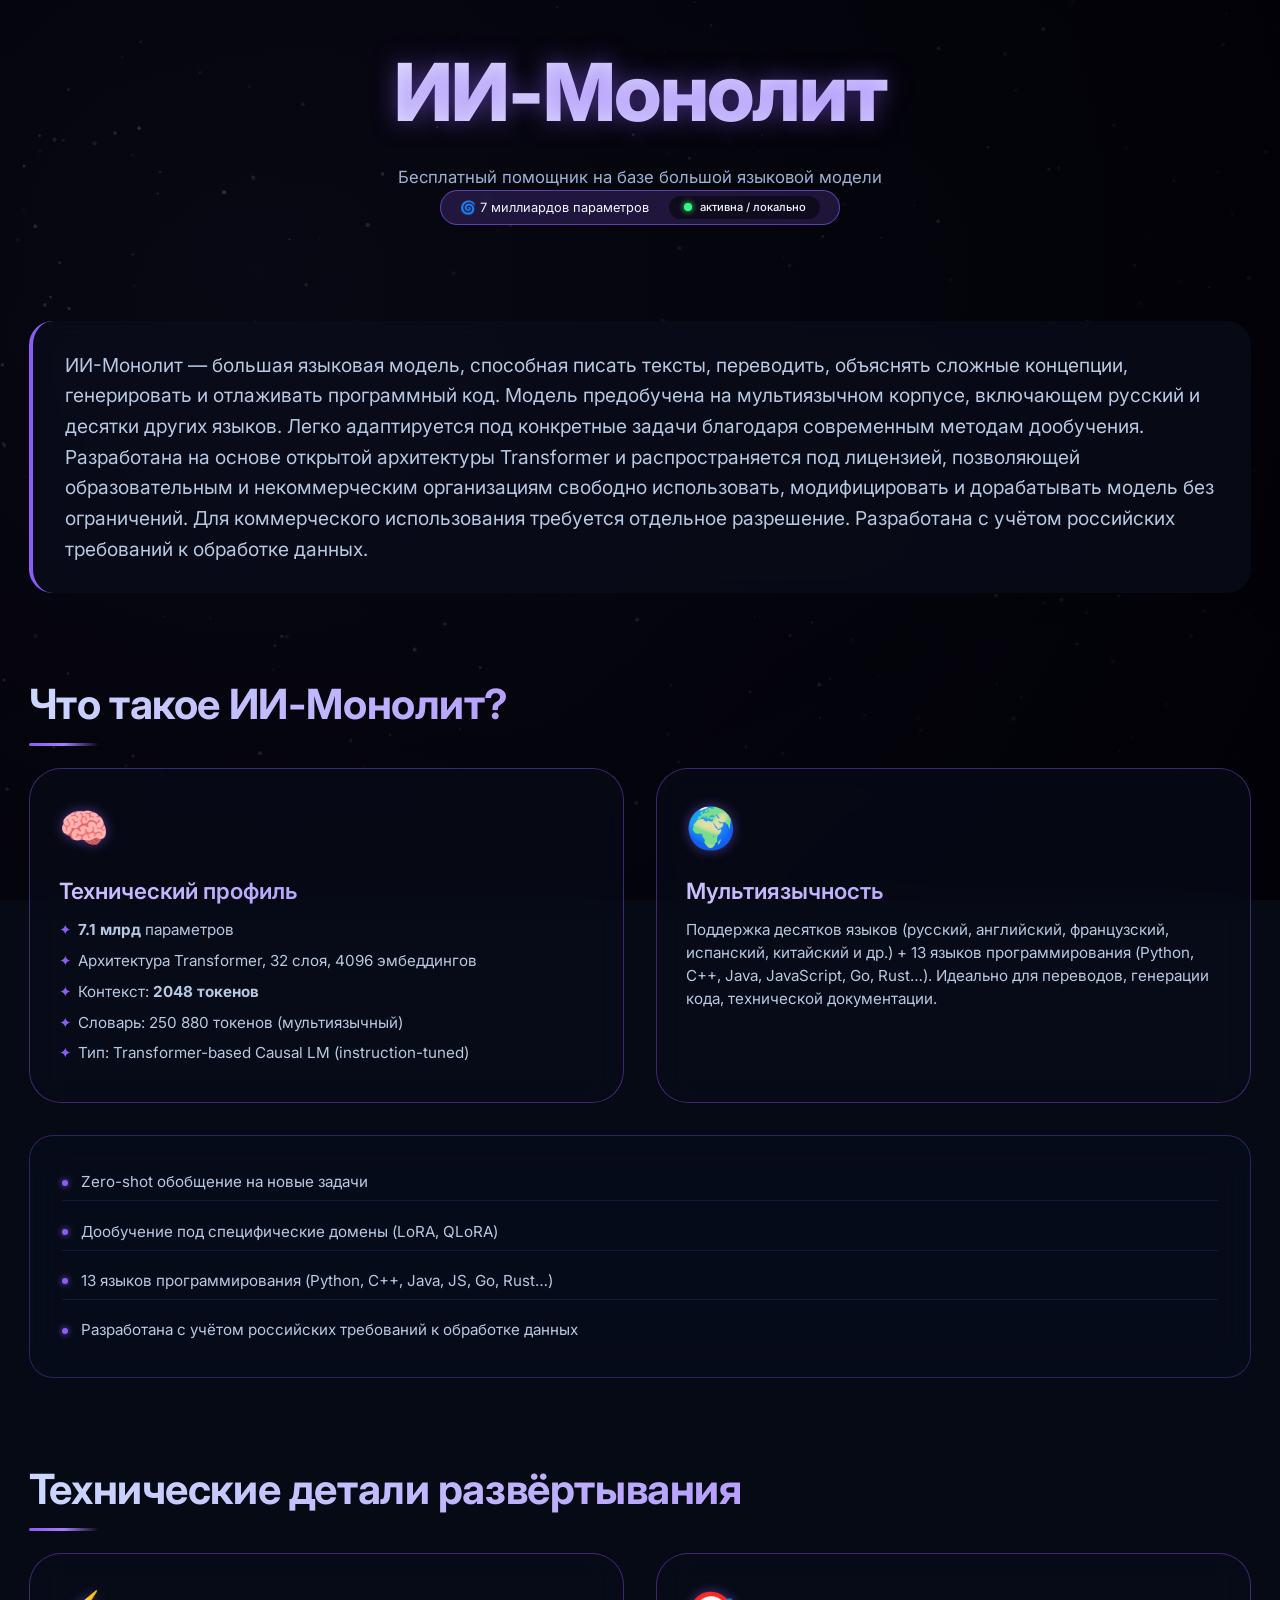
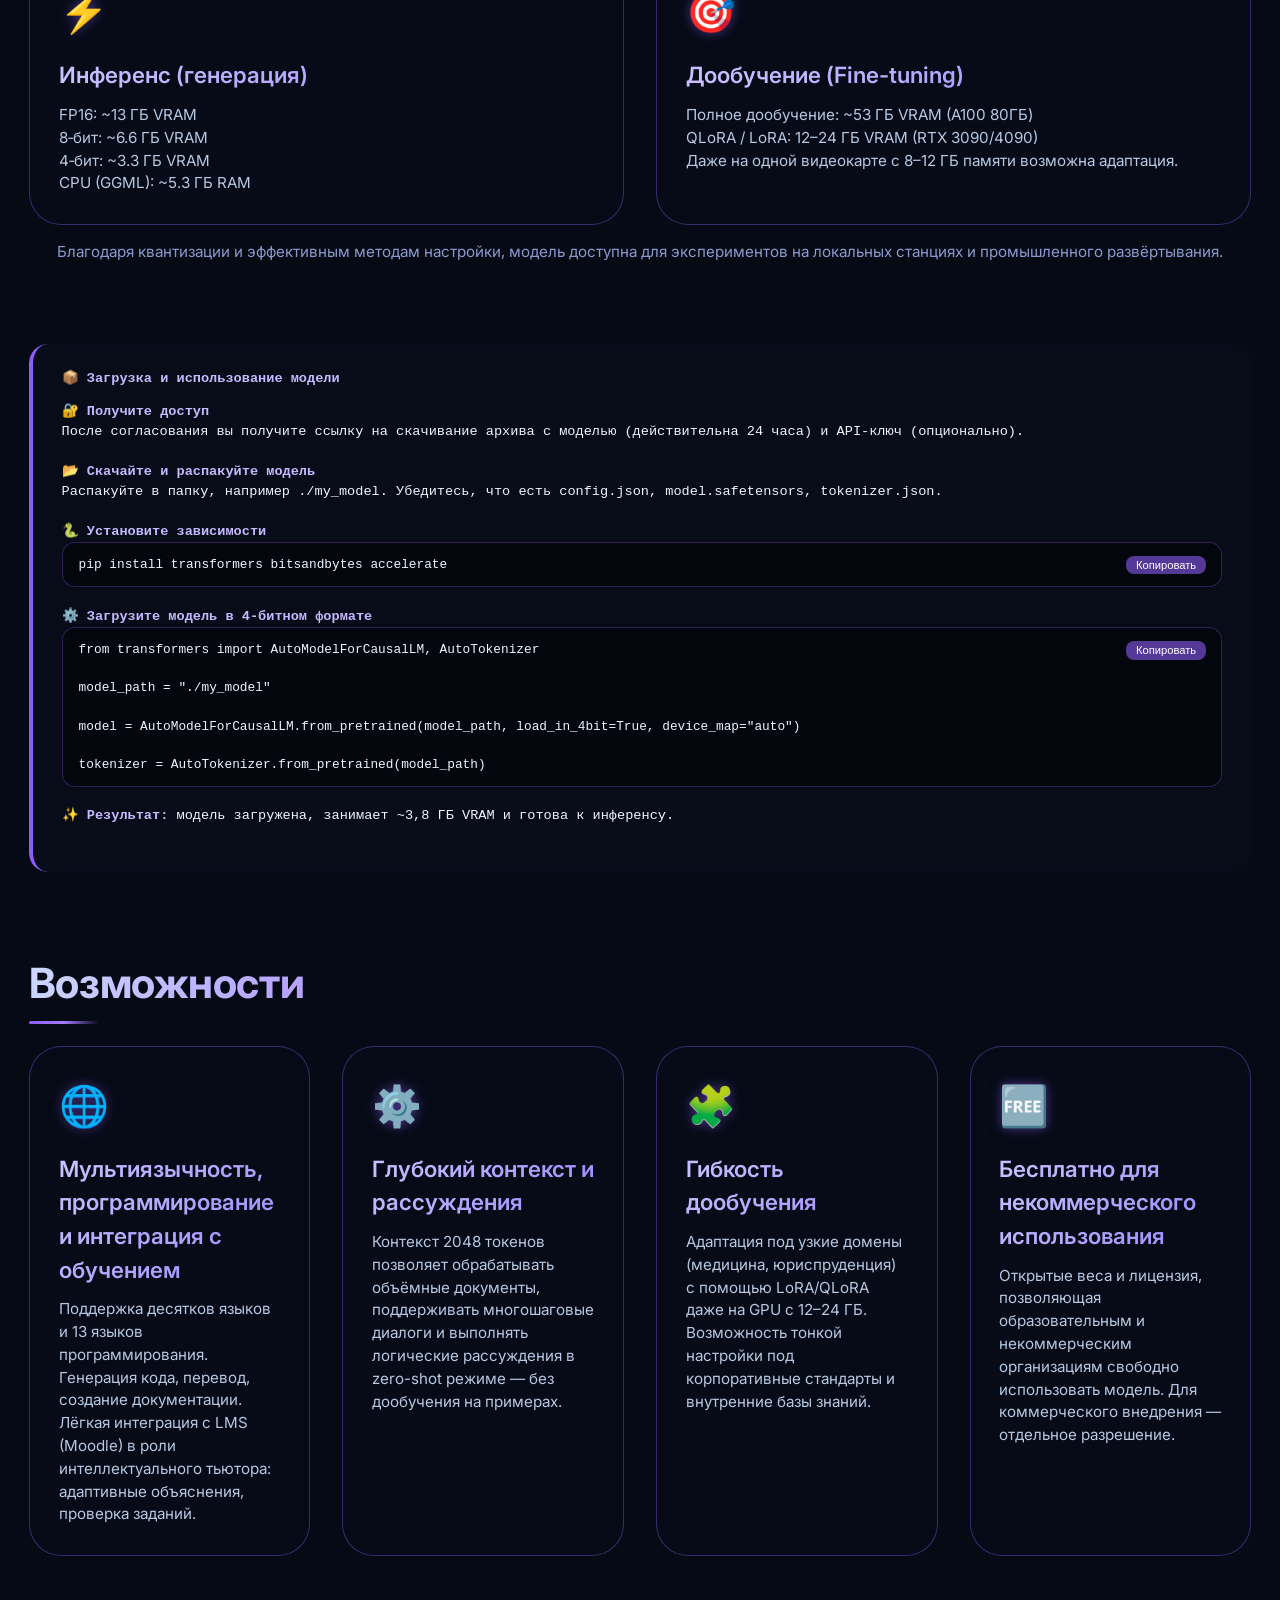
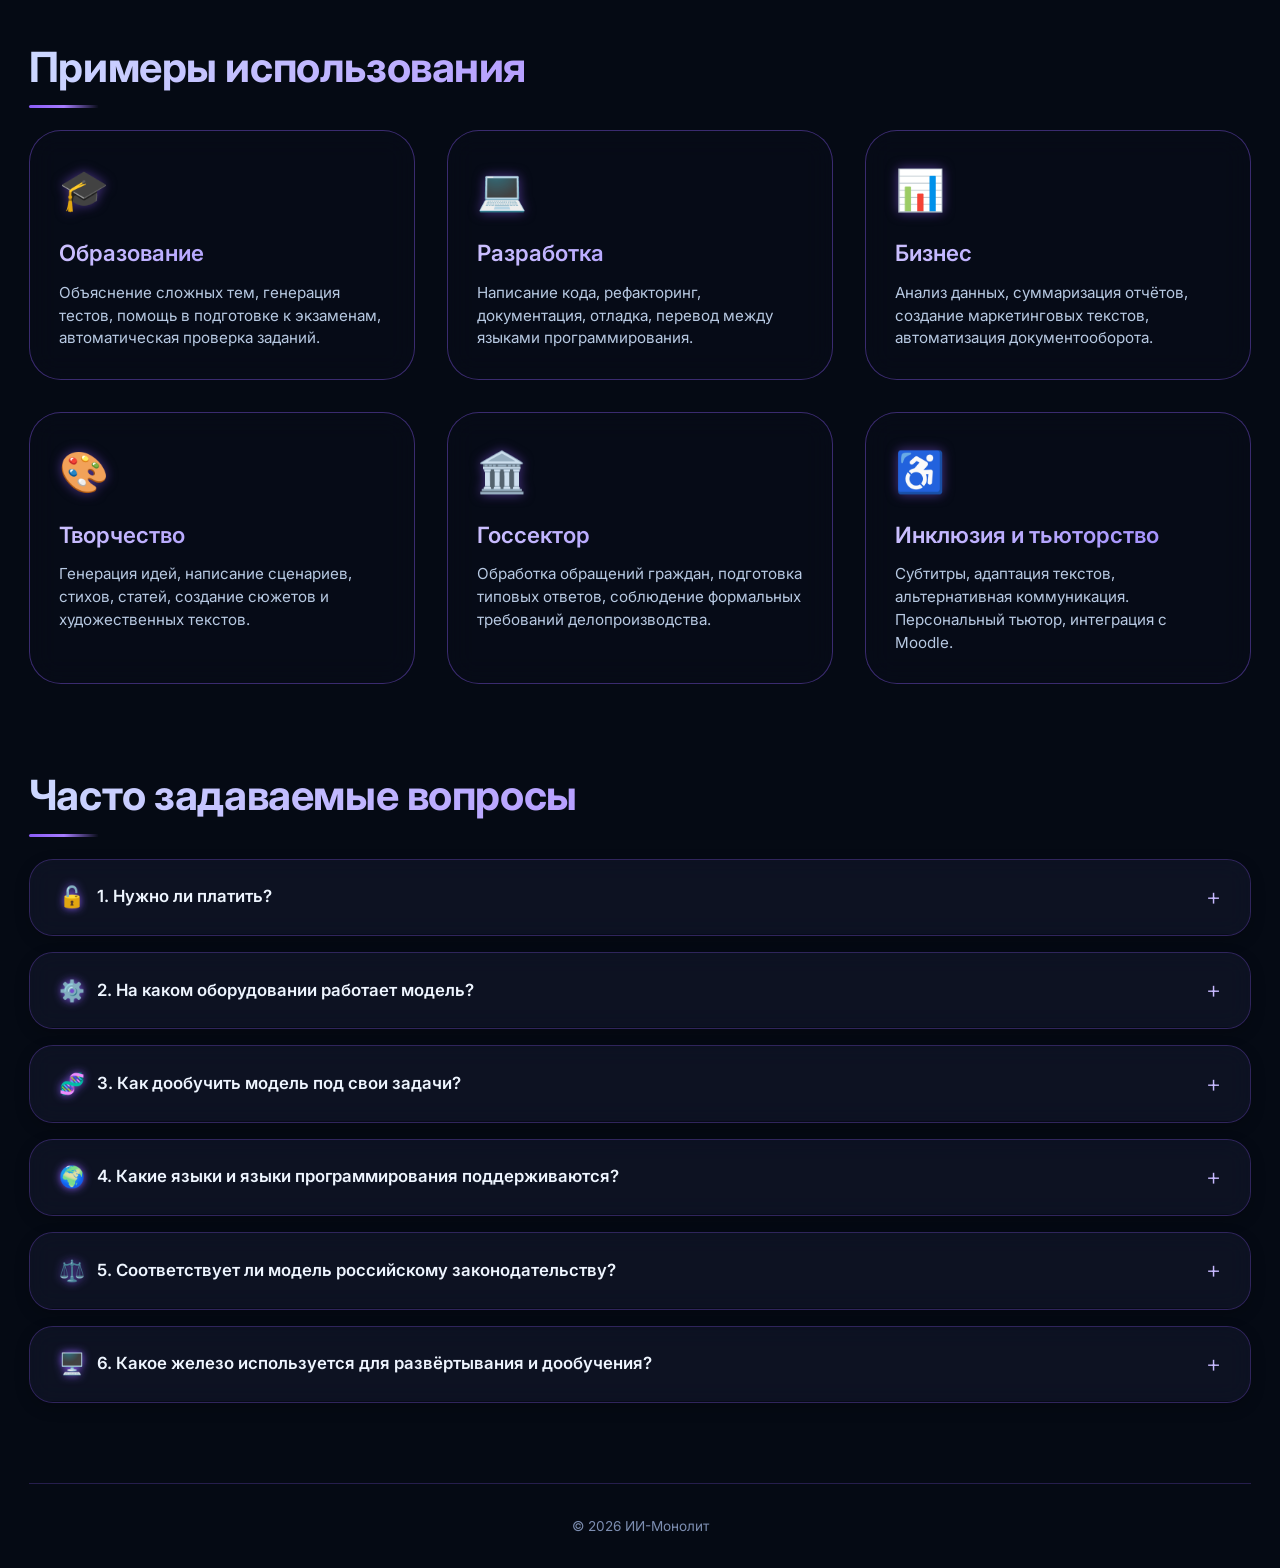
<file: index.html>
<!DOCTYPE html>
<html lang="ru">
<head>
    <meta charset="UTF-8">
    <meta name="viewport" content="width=device-width, initial-scale=1.0, maximum-scale=5.0, user-scalable=yes">
    <title>ИИ-Монолит · Большая языковая модель 7B</title>
    <meta name="description" content="Бесплатная языковая модель с 7 миллиардами параметров. Поддержка 13 языков программирования, интеграция с Moodle, роль тьютора. Работает локально на GPU или CPU.">
    <link href="https://fonts.googleapis.com/css2?family=Inter:opsz,wght@14..32,300;400;500;600;700;800&display=swap" rel="stylesheet">
    <style>
        * {
            margin: 0;
            padding: 0;
            box-sizing: border-box;
        }

        :root {
            --deep-space: #050a14;
            --accent: #8b5cf6;
            --accent-glow: rgba(139, 92, 246, 0.5);
            --star-white: #eef5ff;
            --text-dim: #b7c9e2;
            --border-dim: rgba(139, 92, 246, 0.4);
            --card-bg: rgba(8, 12, 25, 0.7);
            --transition-smooth: all 0.5s cubic-bezier(0.2, 0.9, 0.4, 1.1);
        }

        body {
            font-family: 'Inter', -apple-system, BlinkMacSystemFont, 'Segoe UI', sans-serif;
            background: var(--deep-space);
            color: var(--star-white);
            line-height: 1.5;
            min-height: 100vh;
            overflow-x: hidden;
            scroll-behavior: smooth;
        }

        /* ========= КОСМИЧЕСКИЙ ФОН ========= */
        .cosmic-bg {
            position: fixed;
            top: 0;
            left: 0;
            width: 100%;
            height: 100%;
            z-index: 0;
            background: radial-gradient(ellipse at 30% 40%, #03050b, #010005);
        }

        #starfield-canvas {
            position: absolute;
            top: 0;
            left: 0;
            width: 100%;
            height: 100%;
            pointer-events: none;
            z-index: 0;
        }

        .nebula {
            position: absolute;
            top: 0;
            left: 0;
            width: 100%;
            height: 100%;
            background: radial-gradient(circle at 20% 30%, rgba(139, 92, 246, 0.1) 0%, rgba(5,10,20,0.5) 100%);
            pointer-events: none;
            z-index: 0;
        }

        .curvy-waves {
            position: absolute;
            bottom: 0;
            left: 0;
            width: 100%;
            height: 100%;
            pointer-events: none;
            z-index: 0;
            opacity: 0.4;
        }
        .curvy-waves svg {
            position: absolute;
            bottom: 0;
            width: 100%;
            height: 100%;
            min-height: 400px;
        }
        .wave1 { opacity: 0.3; animation: waveDrift 28s infinite alternate ease-in-out; fill: rgba(139,92,246,0.12);}
        .wave2 { opacity: 0.2; animation: waveDrift 35s infinite alternate-reverse ease-in-out; fill: rgba(139,92,246,0.08);}
        .wave3 { opacity: 0.2; animation: waveDrift 42s infinite alternate ease; fill: rgba(139,92,246,0.1);}
        @keyframes waveDrift {
            0% { transform: translateX(0) translateY(0); }
            100% { transform: translateX(-3%) translateY(-2%); }
        }

        .cosmic-overlay {
            position: absolute;
            top: 0;
            left: 0;
            width: 100%;
            height: 100%;
            background: radial-gradient(circle at 20% 30%, rgba(3,5,11,0.6) 0%, rgba(1,0,5,0.85) 100%);
            pointer-events: none;
            z-index: 1;
        }

        #particle-canvas {
            position: fixed;
            top: 0;
            left: 0;
            width: 100%;
            height: 100%;
            pointer-events: none;
            z-index: 2;
        }

        .wrapper {
            max-width: 1280px;
            margin: 0 auto;
            padding: 2rem 1.8rem;
            position: relative;
            z-index: 10;
        }

        /* типографика */
        h1 {
            font-size: clamp(2.5rem, 8vw, 5rem);
            font-weight: 800;
            background: linear-gradient(135deg, #eef5ff, #c7b9ff, #9d8aff);
            background-size: 200% auto;
            background-clip: text;
            -webkit-background-clip: text;
            color: transparent;
            text-shadow: 0 0 25px var(--accent-glow);
            letter-spacing: -0.02em;
            animation: gradientShift 8s ease infinite;
        }
        @keyframes gradientShift {
            0% { background-position: 0% 50%; }
            50% { background-position: 100% 50%; }
            100% { background-position: 0% 50%; }
        }
        h2 {
            font-size: clamp(1.8rem, 4vw, 2.6rem);
            font-weight: 700;
            margin-bottom: 2rem;
            background: linear-gradient(120deg, #cdd9ff, #b69eff);
            background-clip: text;
            -webkit-background-clip: text;
            color: transparent;
            letter-spacing: -0.01em;
            position: relative;
            display: inline-block;
        }
        h2::after {
            content: '';
            position: absolute;
            bottom: -10px;
            left: 0;
            width: 70px;
            height: 3px;
            background: linear-gradient(90deg, var(--accent), #a67cff, transparent);
            border-radius: 3px;
            animation: lineGlow 2s infinite alternate;
        }
        @keyframes lineGlow {
            0% { opacity: 0.6; width: 60px; }
            100% { opacity: 1; width: 90px; }
        }
        h3 {
            font-size: 1.4rem;
            font-weight: 600;
            margin-bottom: 0.75rem;
            background: linear-gradient(135deg, #cdc2ff, #9a86fd);
            background-clip: text;
            -webkit-background-clip: text;
            color: transparent;
        }
        .section { margin-bottom: 5rem; }

        /* карточки */
        .glass-card {
            background: var(--card-bg);
            backdrop-filter: blur(14px);
            border-radius: 2rem;
            border: 1px solid var(--border-dim);
            padding: 1.8rem;
            transition: var(--transition-smooth);
            position: relative;
            overflow: hidden;
        }
        .glass-card::before {
            content: '';
            position: absolute;
            top: 0;
            left: -100%;
            width: 100%;
            height: 100%;
            background: linear-gradient(90deg, transparent, rgba(139,92,246,0.15), transparent);
            transition: left 0.6s ease;
        }
        .glass-card:hover::before { left: 100%; }
        .glass-card:hover {
            transform: translateY(-8px);
            border-color: var(--accent);
            box-shadow: 0 20px 35px -12px rgba(0, 0, 0, 0.6), 0 0 0 1px var(--accent);
        }
        .card-icon {
            font-size: 2.5rem;
            margin-bottom: 1rem;
            filter: drop-shadow(0 0 6px var(--accent-glow));
            transition: transform 0.3s;
        }
        .glass-card:hover .card-icon { transform: scale(1.05); }
        .glass-card p, .glass-card ul { color: var(--text-dim); font-size: 0.95rem; }
        .glass-card ul { list-style: none; padding-left: 0; }
        .glass-card li {
            margin-bottom: 0.5rem;
            padding-left: 1.2rem;
            position: relative;
        }
        .glass-card li::before { content: "✦"; position: absolute; left: 0; color: var(--accent); }

        .grid-2, .grid-4, .grid-features { display: grid; gap: 2rem; }
        .grid-4 { grid-template-columns: repeat(auto-fit, minmax(260px, 1fr)); }
        .grid-2 { grid-template-columns: repeat(auto-fit, minmax(320px, 1fr)); }
        .grid-features { grid-template-columns: repeat(auto-fit, minmax(300px, 1fr)); }

        /* Блок описания модели (бывший terminal-block, но увеличенный шрифт) */
        .description-block {
            background: rgba(10, 14, 28, 0.7);
            backdrop-filter: blur(12px);
            border-radius: 1.5rem;
            padding: 1.8rem 2rem;
            border-left: 4px solid var(--accent);
            margin: 1rem 0;
            transition: transform 0.2s;
        }
        .description-block:hover {
            transform: translateX(6px);
            background: rgba(10, 14, 28, 0.8);
        }
        .description-block p {
            font-size: 1.2rem;
            line-height: 1.6;
            color: var(--text-dim);
            margin: 0;
        }

        /* Стили для блока спецификаций (список с маркерами) */
        .specs-list {
            background: rgba(10, 15, 35, 0.35);
            backdrop-filter: blur(20px);
            border-radius: 1.5rem;
            padding: 1.8rem 2rem;
            margin: 2rem 0;
            border: 1px solid rgba(139, 92, 246, 0.3);
            display: flex;
            flex-direction: column;
            gap: 0.8rem;
        }
        .spec-item {
            display: flex;
            align-items: center;
            gap: 0.8rem;
            font-size: 0.95rem;
            color: var(--text-dim);
            padding: 0.4rem 0;
            border-bottom: 1px solid rgba(139, 92, 246, 0.15);
        }
        .spec-item:last-child {
            border-bottom: none;
        }
        .spec-marker {
            width: 6px;
            height: 6px;
            background: var(--accent);
            border-radius: 50%;
            box-shadow: 0 0 6px var(--accent);
            flex-shrink: 0;
        }

        /* терминал для инструкций */
        .terminal-block {
            background: rgba(10, 14, 28, 0.7);
            backdrop-filter: blur(12px);
            border-radius: 1.2rem;
            padding: 1.6rem 1.8rem;
            font-family: 'Menlo', 'Fira Code', monospace;
            font-size: 0.85rem;
            border-left: 4px solid var(--accent);
            margin: 1rem 0;
            transition: transform 0.2s;
            position: relative;
        }
        .terminal-block:hover { transform: translateX(6px); background: rgba(10, 14, 28, 0.8); }
        .terminal-block h4 { font-weight: 600; margin-bottom: 0.75rem; color: #c7b9ff; }
        .terminal-block pre {
            background: rgba(0, 0, 0, 0.4);
            padding: 0.75rem 1rem;
            border-radius: 0.8rem;
            overflow-x: auto;
            font-size: 0.8rem;
            border: 1px solid rgba(139,92,246,0.3);
            position: relative;
        }
        .copy-btn {
            position: absolute;
            top: 0.8rem;
            right: 1rem;
            background: rgba(139,92,246,0.6);
            border: none;
            color: white;
            border-radius: 8px;
            padding: 0.2rem 0.6rem;
            font-size: 0.7rem;
            cursor: pointer;
            backdrop-filter: blur(4px);
            transition: all 0.2s;
        }
        .copy-btn:hover { background: var(--accent); transform: scale(1.02); }
        .instruction-step { margin-bottom: 1.2rem; }
        .instruction-step strong { color: #c7b9ff; }

        .badge-light {
            background: rgba(139,92,246,0.2);
            border-radius: 2rem;
            padding: 0.3rem 1.2rem;
            font-size: 0.8rem;
            display: inline-block;
            margin-bottom: 1rem;
            backdrop-filter: blur(4px);
            border: 0.5px solid rgba(139,92,246,0.6);
        }

        .live-status {
            display: inline-flex;
            align-items: center;
            gap: 0.5rem;
            background: rgba(0,0,0,0.5);
            border-radius: 60px;
            padding: 0.2rem 0.9rem;
            font-size: 0.7rem;
            font-weight: 500;
            margin-left: 1rem;
        }
        .pulse-dot {
            width: 8px;
            height: 8px;
            background: #3aff7a;
            border-radius: 50%;
            box-shadow: 0 0 6px #3aff7a;
            animation: pulse 1.5s infinite;
        }
        @keyframes pulse {
            0% { opacity: 0.4; transform: scale(0.8);}
            100% { opacity: 1; transform: scale(1.2);}
        }

        footer {
            text-align: center;
            padding-top: 2rem;
            border-top: 1px solid rgba(139,92,246,0.25);
            margin-top: 2rem;
            color: #7c8db0;
            font-size: 0.85rem;
        }

        .fade-on-scroll {
            opacity: 0;
            transform: translateY(30px);
            transition: opacity 0.8s cubic-bezier(0.2, 0.9, 0.4, 1.1), transform 0.8s ease;
        }
        .fade-on-scroll.visible { opacity: 1; transform: translateY(0); }

        /* аккордеон */
        .accordion {
            display: flex;
            flex-direction: column;
            gap: 1rem;
        }
        .accordion-item {
            background: rgba(12, 16, 32, 0.65);
            backdrop-filter: blur(12px);
            border: 1px solid rgba(139,92,246,0.3);
            border-radius: 1.5rem;
            transition: all 0.3s ease;
            overflow: hidden;
            box-shadow: 0 5px 15px rgba(0,0,0,0.2);
        }
        .accordion-item:hover {
            border-color: rgba(139,92,246,0.7);
            box-shadow: 0 8px 25px rgba(139,92,246,0.15);
        }
        .accordion-header {
            padding: 1.2rem 1.8rem;
            font-weight: 600;
            font-size: 1.05rem;
            cursor: pointer;
            display: flex;
            justify-content: space-between;
            align-items: center;
            background: rgba(20, 25, 45, 0.4);
            transition: all 0.2s;
            color: #eef5ff;
        }
        .accordion-header:hover {
            background: rgba(139,92,246,0.1);
            letter-spacing: 0.2px;
        }
        .accordion-header span:first-child {
            display: flex;
            align-items: center;
            gap: 0.75rem;
        }
        .accordion-header .q-icon {
            font-size: 1.3rem;
            filter: drop-shadow(0 0 4px var(--accent));
        }
        .accordion-icon {
            font-size: 1.5rem;
            transition: transform 0.4s cubic-bezier(0.34, 1.2, 0.64, 1);
            color: #c7b9ff;
            font-weight: 300;
        }
        .accordion-content {
            max-height: 0;
            padding: 0 1.8rem;
            overflow: hidden;
            transition: max-height 0.5s cubic-bezier(0.33, 1, 0.68, 1), padding 0.3s;
            color: #cbd5ff;
            border-top: 1px solid transparent;
            background: rgba(5, 8, 20, 0.3);
        }
        .accordion-item.active .accordion-content {
            max-height: 450px;
            padding: 1.2rem 1.8rem 1.5rem 1.8rem;
            border-top-color: rgba(139,92,246,0.5);
        }
        .accordion-item.active .accordion-icon {
            transform: rotate(45deg);
        }
        .spec-table {
            width: 100%;
            border-collapse: collapse;
            margin: 0.5rem 0;
        }
        .spec-table th, .spec-table td {
            padding: 0.5rem;
            border-bottom: 1px solid rgba(139,92,246,0.3);
            text-align: left;
        }
        .spec-table th { color: #c7b9ff; font-weight: 600; }

        @media (max-width: 768px) {
            .wrapper { padding: 1rem; }
            .glass-card { padding: 1.3rem; }
            .description-block p { font-size: 1rem; }
            .terminal-block { padding: 1rem; font-size: 0.75rem; }
            .accordion-header { padding: 1rem; }
            .specs-list { padding: 1.5rem; }
        }

        @media (max-width: 480px) {
            .wrapper { padding: 0.8rem; }
            .glass-card { padding: 1.2rem; }
            .grid-2, .grid-4, .grid-features { gap: 1rem; }
            .accordion-header { padding: 0.8rem; font-size: 0.95rem; }
            .accordion-content { font-size: 0.9rem; }
            .spec-item { font-size: 0.85rem; }
        }

        /* отключаем излишние анимации для пользователей, предпочитающих минимальное движение */
        @media (prefers-reduced-motion: reduce) {
            *, *::before, *::after {
                animation-duration: 0.01ms !important;
                animation-iteration-count: 1 !important;
                transition-duration: 0.01ms !important;
                scroll-behavior: auto !important;
            }
            .wave1, .wave2, .wave3 {
                animation: none;
            }
            .glass-card::before {
                display: none;
            }
            #starfield-canvas {
                display: none;
            }
            #particle-canvas {
                display: none;
            }
            .accordion-icon {
                transition: none;
            }
            .accordion-item.active .accordion-icon {
                transform: rotate(45deg);
            }
            body::after {
                content: '';
                position: fixed;
                top: 0;
                left: 0;
                width: 100%;
                height: 100%;
                background: radial-gradient(circle at 20% 30%, rgba(139, 92, 246, 0.05) 0%, transparent 80%);
                pointer-events: none;
                z-index: 1;
            }
        }
    </style>
</head>
<body>

<div class="cosmic-bg">
    <canvas id="starfield-canvas"></canvas>
    <div class="nebula"></div>
    <div class="curvy-waves">
        <svg class="wave1" viewBox="0 0 1440 400" preserveAspectRatio="none">
            <path d="M0,256 C240,186 480,326 720,296 C960,266 1200,196 1440,226 L1440,400 L0,400 Z" fill="rgba(139,92,246,0.08)"/>
            <path d="M0,320 C240,270 480,370 720,340 C960,310 1200,250 1440,280 L1440,400 L0,400 Z" fill="rgba(139,92,246,0.05)"/>
        </svg>
        <svg class="wave2" viewBox="0 0 1440 400" preserveAspectRatio="none">
            <path d="M0,180 C240,230 480,130 720,170 C960,210 1200,280 1440,240 L1440,400 L0,400 Z" fill="rgba(139,92,246,0.06)"/>
        </svg>
        <svg class="wave3" viewBox="0 0 1440 400" preserveAspectRatio="none">
            <path d="M0,380 C240,350 480,390 720,370 C960,350 1200,320 1440,340 L1440,400 L0,400 Z" fill="rgba(139,92,246,0.05)"/>
        </svg>
    </div>
    <div class="cosmic-overlay"></div>
</div>
<canvas id="particle-canvas"></canvas>

<div class="wrapper">
    <header class="section" style="text-align: center;">
        <h1>ИИ-Монолит</h1>
        <p style="color: #9bb1d0; margin-top: 0.8rem; font-size: 1.05rem;">Бесплатный помощник на базе большой языковой модели</p>
        <div class="badge-light">🌀 7 миллиардов параметров <span class="live-status"><span class="pulse-dot"></span> активна / локально</span></div>
    </header>

    <main>
        <!-- Описание модели (увеличенный шрифт) -->
        <div class="section fade-on-scroll">
            <div class="description-block">
                <p>ИИ-Монолит — большая языковая модель, способная писать тексты, переводить, объяснять сложные концепции, генерировать и отлаживать программный код. Модель предобучена на мультиязычном корпусе, включающем русский и десятки других языков. Легко адаптируется под конкретные задачи благодаря современным методам дообучения. Разработана на основе открытой архитектуры Transformer и распространяется под лицензией, позволяющей образовательным и некоммерческим организациям свободно использовать, модифицировать и дорабатывать модель без ограничений. Для коммерческого использования требуется отдельное разрешение. Разработана с учётом российских требований к обработке данных.</p>
            </div>
        </div>

        <!-- Технический профиль -->
        <div class="section fade-on-scroll">
            <h2>Что такое ИИ-Монолит?</h2>
            <div class="grid-2">
                <div class="glass-card">
                    <div class="card-icon">🧠</div>
                    <h3>Технический профиль</h3>
                    <ul>
                        <li><strong>7.1 млрд</strong> параметров</li>
                        <li>Архитектура Transformer, 32 слоя, 4096 эмбеддингов</li>
                        <li>Контекст: <strong>2048 токенов</strong></li>
                        <li>Словарь: 250 880 токенов (мультиязычный)</li>
                        <li>Тип: Transformer-based Causal LM (instruction-tuned)</li>
                    </ul>
                </div>
                <div class="glass-card">
                    <div class="card-icon">🌍</div>
                    <h3>Мультиязычность</h3>
                    <p>Поддержка десятков языков (русский, английский, французский, испанский, китайский и др.) + 13 языков программирования (Python, C++, Java, JavaScript, Go, Rust…). Идеально для переводов, генерации кода, технической документации.</p>
                </div>
            </div>

            <!-- Спецификации в виде списка -->
            <div class="specs-list">
                <div class="spec-item">
                    <span class="spec-marker"></span>
                    <span>Zero-shot обобщение на новые задачи</span>
                </div>
                <div class="spec-item">
                    <span class="spec-marker"></span>
                    <span>Дообучение под специфические домены (LoRA, QLoRA)</span>
                </div>
                <div class="spec-item">
                    <span class="spec-marker"></span>
                    <span>13 языков программирования (Python, C++, Java, JS, Go, Rust…)</span>
                </div>
                <div class="spec-item">
                    <span class="spec-marker"></span>
                    <span>Разработана с учётом российских требований к обработке данных</span>
                </div>
            </div>
        </div>

        <!-- Технические детали развёртывания -->
        <div class="section fade-on-scroll">
            <h2>Технические детали развёртывания</h2>
            <div class="grid-2">
                <div class="glass-card">
                    <div class="card-icon">⚡</div>
                    <h3>Инференс (генерация)</h3>
                    <p>FP16: ~13 ГБ VRAM<br>8‑бит: ~6.6 ГБ VRAM<br>4‑бит: ~3.3 ГБ VRAM<br>CPU (GGML): ~5.3 ГБ RAM</p>
                </div>
                <div class="glass-card">
                    <div class="card-icon">🎯</div>
                    <h3>Дообучение (Fine-tuning)</h3>
                    <p>Полное дообучение: ~53 ГБ VRAM (A100 80ГБ)<br>QLoRA / LoRA: 12–24 ГБ VRAM (RTX 3090/4090)<br>Даже на одной видеокарте с 8–12 ГБ памяти возможна адаптация.</p>
                </div>
            </div>
            <p style="margin-top: 1rem; font-size: 0.95rem; text-align: center; color: #8b9ace;">Благодаря квантизации и эффективным методам настройки, модель доступна для экспериментов на локальных станциях и промышленного развёртывания.</p>
        </div>

        <!-- Блок загрузки и использования -->
        <div class="section fade-on-scroll">
            <div class="terminal-block">
                <h4>📦 Загрузка и использование модели</h4>
                <div class="instruction-step"><strong>🔐 Получите доступ</strong><br>После согласования вы получите ссылку на скачивание архива с моделью (действительна 24 часа) и API‑ключ (опционально).</div>
                <div class="instruction-step"><strong>📂 Скачайте и распакуйте модель</strong><br>Распакуйте в папку, например <code>./my_model</code>. Убедитесь, что есть <code>config.json</code>, <code>model.safetensors</code>, <code>tokenizer.json</code>.</div>
                <div class="instruction-step"><strong>🐍 Установите зависимости</strong><pre><code id="pip-command">pip install transformers bitsandbytes accelerate</code><button class="copy-btn" data-copy="pip install transformers bitsandbytes accelerate">Копировать</button></pre></div>
                <div class="instruction-step"><strong>⚙️ Загрузите модель в 4‑битном формате</strong><pre><code id="code-command">from transformers import AutoModelForCausalLM, AutoTokenizer
model_path = "./my_model"
model = AutoModelForCausalLM.from_pretrained(model_path, load_in_4bit=True, device_map="auto")
tokenizer = AutoTokenizer.from_pretrained(model_path)</code><button class="copy-btn" data-copy="from transformers import AutoModelForCausalLM, AutoTokenizer\nmodel_path = \"./my_model\"\nmodel = AutoModelForCausalLM.from_pretrained(model_path, load_in_4bit=True, device_map=\"auto\")\ntokenizer = AutoTokenizer.from_pretrained(model_path)">Копировать</button></pre></div>
                <div class="instruction-step">✨ <strong>Результат:</strong> модель загружена, занимает ~3,8 ГБ VRAM и готова к инференсу.</div>
            </div>
        </div>

        <!-- Возможности -->
        <div class="section fade-on-scroll">
            <h2 style="text-align: center;">Возможности</h2>
            <div class="grid-4">
                <div class="glass-card">
                    <div class="card-icon">🌐</div>
                    <h3>Мультиязычность, программирование и интеграция с обучением</h3>
                    <p>Поддержка десятков языков и 13 языков программирования. Генерация кода, перевод, создание документации. Лёгкая интеграция с LMS (Moodle) в роли интеллектуального тьютора: адаптивные объяснения, проверка заданий.</p>
                </div>
                <div class="glass-card">
                    <div class="card-icon">⚙️</div>
                    <h3>Глубокий контекст и рассуждения</h3>
                    <p>Контекст 2048 токенов позволяет обрабатывать объёмные документы, поддерживать многошаговые диалоги и выполнять логические рассуждения в zero-shot режиме — без дообучения на примерах.</p>
                </div>
                <div class="glass-card">
                    <div class="card-icon">🧩</div>
                    <h3>Гибкость дообучения</h3>
                    <p>Адаптация под узкие домены (медицина, юриспруденция) с помощью LoRA/QLoRA даже на GPU с 12–24 ГБ. Возможность тонкой настройки под корпоративные стандарты и внутренние базы знаний.</p>
                </div>
                <div class="glass-card">
                    <div class="card-icon">🆓</div>
                    <h3>Бесплатно для некоммерческого использования</h3>
                    <p>Открытые веса и лицензия, позволяющая образовательным и некоммерческим организациям свободно использовать модель. Для коммерческого внедрения — отдельное разрешение.</p>
                </div>
            </div>
        </div>

        <!-- Примеры использования -->
        <div class="section fade-on-scroll">
            <h2>Примеры использования</h2>
            <div class="grid-features">
                <div class="glass-card"><div class="card-icon">🎓</div><h3>Образование</h3><p>Объяснение сложных тем, генерация тестов, помощь в подготовке к экзаменам, автоматическая проверка заданий.</p></div>
                <div class="glass-card"><div class="card-icon">💻</div><h3>Разработка</h3><p>Написание кода, рефакторинг, документация, отладка, перевод между языками программирования.</p></div>
                <div class="glass-card"><div class="card-icon">📊</div><h3>Бизнес</h3><p>Анализ данных, суммаризация отчётов, создание маркетинговых текстов, автоматизация документооборота.</p></div>
                <div class="glass-card"><div class="card-icon">🎨</div><h3>Творчество</h3><p>Генерация идей, написание сценариев, стихов, статей, создание сюжетов и художественных текстов.</p></div>
                <div class="glass-card"><div class="card-icon">🏛️</div><h3>Госсектор</h3><p>Обработка обращений граждан, подготовка типовых ответов, соблюдение формальных требований делопроизводства.</p></div>
                <div class="glass-card"><div class="card-icon">♿</div><h3>Инклюзия и тьюторство</h3><p>Субтитры, адаптация текстов, альтернативная коммуникация. Персональный тьютор, интеграция с Moodle.</p></div>
            </div>
        </div>

        <!-- FAQ аккордеон -->
        <div class="section fade-on-scroll">
            <h2>Часто задаваемые вопросы</h2>
            <div class="accordion" id="faqAccordion">
                <div class="accordion-item"><div class="accordion-header"><span><span class="q-icon">🔓</span> 1. Нужно ли платить?</span><span class="accordion-icon">+</span></div><div class="accordion-content">Для некоммерческого использования — нет. ИИ-Монолит доступен бесплатно для образования, исследований и личных проектов. Для коммерческого использования необходимо обратиться за отдельной лицензией.</div></div>
                <div class="accordion-item"><div class="accordion-header"><span><span class="q-icon">⚙️</span> 2. На каком оборудовании работает модель?</span><span class="accordion-icon">+</span></div><div class="accordion-content"><p>Вы можете скачать веса и запустить модель локально. Рекомендуемые требования:</p><table class="spec-table"><thead><tr><th>Режим</th><th>Минимально</th><th>Комфортно</th> </thead><tbody> <tr><td>Инференс (FP16)</td><td>13 ГБ VRAM</td><td>16 ГБ VRAM</td></tr> <tr><td>Инференс (4‑бит)</td><td>6 ГБ VRAM</td><td>8 ГБ VRAM</td></tr> <tr><td>Дообучение (QLoRA)</td><td>12 ГБ VRAM</td><td>24 ГБ VRAM (RTX 4090)</td></tr> <tr><td>Полное дообучение</td><td>48 ГБ VRAM</td><td>80 ГБ VRAM (A100)</td></tr> </tbody></table><p>Для CPU‑версии (GGML) достаточно 32 ГБ оперативной памяти и современного процессора.</p></div></div>
                <div class="accordion-item"><div class="accordion-header"><span><span class="q-icon">🧬</span> 3. Как дообучить модель под свои задачи?</span><span class="accordion-icon">+</span></div><div class="accordion-content">Используйте методы LoRA или QLoRA. На одной видеокарте с 12–24 ГБ памяти можно адаптировать модель под специфический домен (медицина, юриспруденция, внутренняя документация). Полное дообучение требует серверных ускорителей A100 80GB.</div></div>
                <div class="accordion-item"><div class="accordion-header"><span><span class="q-icon">🌍</span> 4. Какие языки и языки программирования поддерживаются?</span><span class="accordion-icon">+</span></div><div class="accordion-content">Десятки естественных языков (русский, английский, французский, испанский, китайский и др.) и 13 языков программирования: Python, C++, Java, JavaScript, Go, Rust, PHP, C#, TypeScript, Ruby, Swift, Kotlin, Shell.</div></div>
                <div class="accordion-item"><div class="accordion-header"><span><span class="q-icon">⚖️</span> 5. Соответствует ли модель российскому законодательству?</span><span class="accordion-icon">+</span></div><div class="accordion-content">Предобучение модели осуществлялось на российских GPU-кластерах с использованием мультиязычных корпусов, включающих русскоязычные данные. Инфраструктура, веса и логи обучения находятся под юрисдикцией РФ. Модель разработана с учётом требований 152-ФЗ и проектов нормативных актов об ИИ.</div></div>
                <div class="accordion-item"><div class="accordion-header"><span><span class="q-icon">🖥️</span> 6. Какое железо используется для развёртывания и дообучения?</span><span class="accordion-icon">+</span></div><div class="accordion-content">Промышленное развёртывание: серверы на базе NVIDIA A100 80GB (4–8 GPU на узел), NVLink, InfiniBand. Кластер: AMD EPYC 7452 (64 ядра), 1 ТБ RAM, NVMe хранилище. Для локального дообучения — RTX 4090 (24 ГБ) или две RTX 3090. Для инференса на CPU — Intel Xeon Gold 6248R, 128 ГБ RAM.</div></div>
            </div>
        </div>
    </main>

    <footer><p>© 2026 ИИ-Монолит</p></footer>
</div>

<script>
    // Аккордеон — теперь можно открывать несколько элементов
    const items = document.querySelectorAll('.accordion-item');
    items.forEach(item => {
        const header = item.querySelector('.accordion-header');
        header.addEventListener('click', () => {
            item.classList.toggle('active');
        });
    });

    // Копирование
    document.querySelectorAll('.copy-btn').forEach(btn => {
        btn.addEventListener('click', () => {
            const textToCopy = btn.getAttribute('data-copy');
            navigator.clipboard.writeText(textToCopy);
            const originalText = btn.innerText;
            btn.innerText = '✅ Скопировано!';
            setTimeout(() => btn.innerText = originalText, 1500);
        });
    });

    // Появление при скролле
    const faders = document.querySelectorAll('.fade-on-scroll');
    const obs = new IntersectionObserver((entries) => {
        entries.forEach(e => { if (e.isIntersecting) { e.target.classList.add('visible'); obs.unobserve(e.target); } });
    }, { threshold: 0.1 });
    faders.forEach(el => obs.observe(el));
    window.addEventListener('load', () => {
        faders.forEach(el => { if (el.getBoundingClientRect().top < window.innerHeight - 80) el.classList.add('visible'); });
    });

    // === ЗВЁЗДНОЕ ПОЛЕ (с учётом prefers-reduced-motion) ===
    let starCanvas, starCtx, stars = [], starWidth, starHeight;
    let starAnimationId = null;
    const reduceMotion = window.matchMedia('(prefers-reduced-motion: reduce)').matches;

    function initStars() {
        starCanvas = document.getElementById('starfield-canvas');
        if (!starCanvas) return;
        starCtx = starCanvas.getContext('2d');
        starWidth = window.innerWidth;
        starHeight = window.innerHeight;
        starCanvas.width = starWidth;
        starCanvas.height = starHeight;
        stars = [];
        const starCount = reduceMotion ? 150 : 300;
        for (let i = 0; i < starCount; i++) {
            stars.push({
                x: Math.random() * starWidth,
                y: Math.random() * starHeight,
                radius: Math.random() * 1.6 + 0.6,
                alpha: Math.random() * 0.6 + 0.2,
                alphaDelta: reduceMotion ? 0 : (Math.random() - 0.5) * 0.006,
                speedX: reduceMotion ? 0 : (Math.random() - 0.5) * 0.12,
                speedY: reduceMotion ? 0 : (Math.random() - 0.5) * 0.08,
            });
        }
    }

    function animateStars() {
        if (!starCtx || !starCanvas) return;
        starCtx.clearRect(0, 0, starWidth, starHeight);
        for (let s of stars) {
            if (!reduceMotion) {
                s.x += s.speedX;
                s.y += s.speedY;
                if (s.x < -10) s.x = starWidth + 10;
                if (s.x > starWidth + 10) s.x = -10;
                if (s.y < -10) s.y = starHeight + 10;
                if (s.y > starHeight + 10) s.y = -10;
                s.alpha += s.alphaDelta;
                if (s.alpha > 0.8) s.alphaDelta = -Math.abs(s.alphaDelta);
                if (s.alpha < 0.15) s.alphaDelta = Math.abs(s.alphaDelta);
            }
            starCtx.beginPath();
            starCtx.arc(s.x, s.y, s.radius, 0, Math.PI * 2);
            starCtx.fillStyle = `rgba(255, 240, 210, ${s.alpha * 0.6})`;
            starCtx.fill();
            starCtx.shadowBlur = 2;
            starCtx.shadowColor = `rgba(139,92,246, ${s.alpha * 0.3})`;
        }
        starCtx.shadowBlur = 0;
        starAnimationId = requestAnimationFrame(animateStars);
    }

    if (!reduceMotion) {
        window.addEventListener('resize', () => { initStars(); });
        initStars();
        animateStars();
    } else {
        initStars();
        if (starCtx) {
            for (let s of stars) {
                starCtx.beginPath();
                starCtx.arc(s.x, s.y, s.radius, 0, Math.PI * 2);
                starCtx.fillStyle = `rgba(255, 240, 210, ${s.alpha * 0.6})`;
                starCtx.fill();
            }
        }
    }

    // === ЧАСТИЦЫ МЫШИ (только если не reduce motion) ===
    const particleCanvas = document.getElementById('particle-canvas');
    let pCtx, pWidth, pHeight;
    let particles = [];
    let mouseX = null, mouseY = null;
    let particleAnimationId = null;

    function resizeParticleCanvas() {
        if (!particleCanvas) return;
        pWidth = window.innerWidth;
        pHeight = window.innerHeight;
        particleCanvas.width = pWidth;
        particleCanvas.height = pHeight;
    }
    class TrailParticle {
        constructor(x, y) {
            this.x = x; this.y = y;
            this.size = Math.random() * 1.8 + 0.8;
            this.speedX = (Math.random() - 0.5) * 0.5;
            this.speedY = (Math.random() - 0.5) * 0.5;
            this.life = 1.0;
            this.decay = 0.02 + Math.random() * 0.015;
            this.color = `hsla(250, 70%, 65%, 0.8)`;
        }
        update() { this.x += this.speedX; this.y += this.speedY; this.life -= this.decay; return this.life > 0; }
        draw() {
            if (!pCtx) return;
            pCtx.globalAlpha = this.life * 0.4;
            pCtx.beginPath();
            pCtx.arc(this.x, this.y, this.size, 0, Math.PI * 2);
            pCtx.fillStyle = this.color;
            pCtx.fill();
        }
    }
    function addParticles(x, y) { for (let i=0;i<2;i++) { particles.push(new TrailParticle(x + (Math.random()-0.5)*12, y + (Math.random()-0.5)*12)); } while(particles.length>120) particles.shift(); }
    function animateParticles() {
        if (!pCtx) return;
        pCtx.clearRect(0, 0, pWidth, pHeight);
        for(let i=particles.length-1;i>=0;i--) { if(!particles[i].update()) particles.splice(i,1); else particles[i].draw(); }
        if(mouseX && mouseY) addParticles(mouseX, mouseY);
        particleAnimationId = requestAnimationFrame(animateParticles);
    }

    if (!reduceMotion && particleCanvas) {
        pCtx = particleCanvas.getContext('2d');
        window.addEventListener('resize', () => { resizeParticleCanvas(); });
        window.addEventListener('mousemove', (e) => { mouseX = e.clientX; mouseY = e.clientY; });
        window.addEventListener('mouseleave', () => { mouseX = null; mouseY = null; });
        resizeParticleCanvas();
        animateParticles();
    } else if (particleCanvas) {
        particleCanvas.style.display = 'none';
    }
</script>
</body>
</html>
</file>
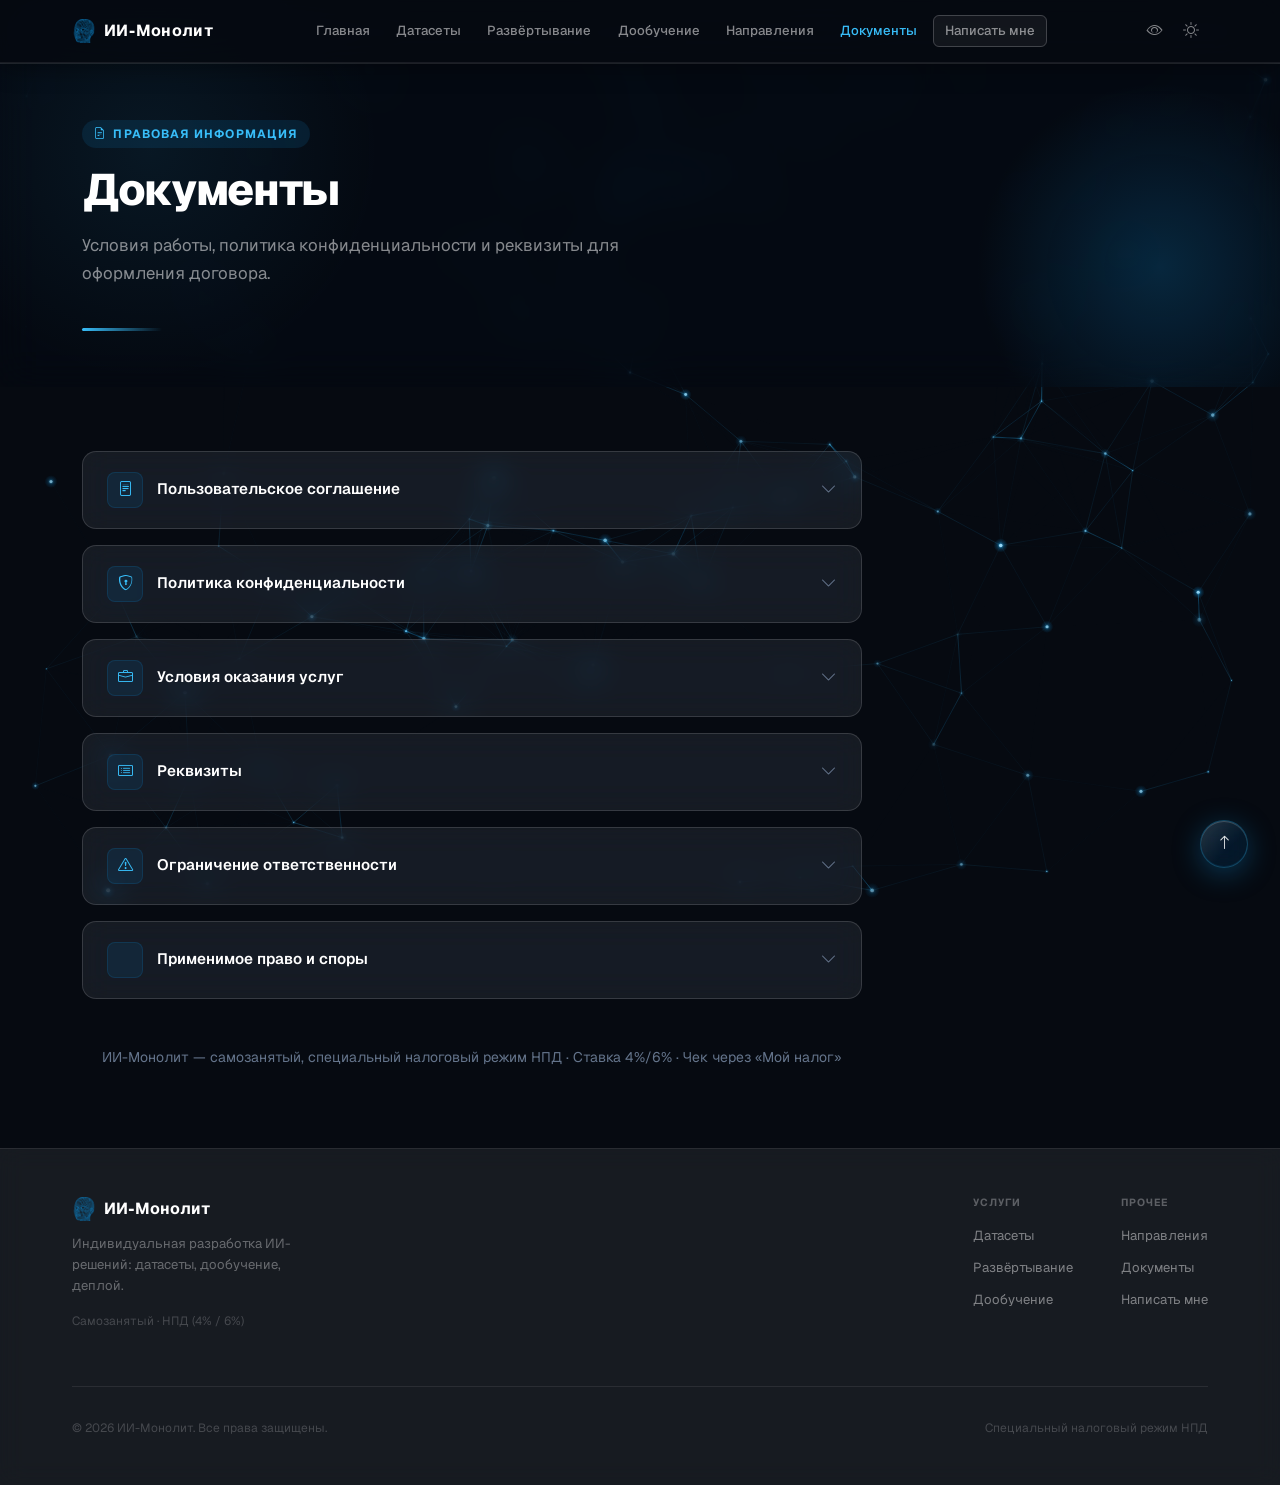
<file: legal.html>
<!DOCTYPE html>
<html lang="ru">
<head>
  <meta charset="UTF-8" />
  <meta name="viewport" content="width=device-width, initial-scale=1.0" />
  <link rel="icon" type="image/png" href="/favicon.png">
  <title>Документы — ИИ-Монолит</title>
  <meta name="description" content="Правовая информация ИИ-Монолит: пользовательское соглашение, конфиденциальность, условия оказания услуг, реквизиты." />
  <link rel="preconnect" href="https://fonts.googleapis.com" />
  <link rel="preconnect" href="https://fonts.gstatic.com" crossorigin />
  <link href="https://fonts.googleapis.com/css2?family=Geist:wght@400;500;600;700;800&display=swap" rel="stylesheet" />
  <link rel="stylesheet" href="https://cdn.jsdelivr.net/npm/bootstrap@5.3.3/dist/css/bootstrap.min.css" />
  <link rel="stylesheet" href="https://cdn.jsdelivr.net/npm/bootstrap-icons@1.11.3/font/bootstrap-icons.min.css" />
  <link rel="stylesheet" href="/css/custom.css" />
</head>
<body>

<canvas id="particles-canvas"></canvas>

<!-- Accessibility panel -->
<div class="a11y-panel" id="a11yPanel" role="dialog" aria-label="Настройки доступности">
  <p class="a11y-panel-title"><i class="bi bi-eye"></i> Для слабовидящих</p>
  <div class="a11y-options">
    <label class="a11y-option"><input type="checkbox" id="a11yLargeFont"><span>Крупный шрифт</span></label>
    <label class="a11y-option"><input type="checkbox" id="a11yHighContrast"><span>Высокий контраст</span></label>
    <label class="a11y-option"><input type="checkbox" id="a11yNoAnimations"><span>Без анимаций</span></label>
  </div>
  <div class="a11y-panel-footer">
    <button type="button" class="a11y-reset" id="a11yReset">↩ Сбросить</button>
    <button type="button" class="a11y-close" id="a11yClose">✕ Закрыть</button>
  </div>
</div>

<nav class="site-nav opaque" id="siteNav">
  <div class="nav-inner">
    <a class="nav-brand" href="/" id="navBrand">
      <img src="/favicon.png" class="nav-brand-img" alt="" aria-hidden="true"> ИИ‑Монолит
    </a>
    <ul class="nav-links" id="navLinks">
      <li><a href="/">Главная</a></li>
      <li><a href="/datasets.html">Датасеты</a></li>
      <li><a href="/deployment.html">Развёртывание</a></li>
      <li><a href="/finetuning.html">Дообучение</a></li>
      <li><a href="/portfolio.html">Направления</a></li>
      <li><a href="/legal.html" class="active">Документы</a></li>
      <li><a class="nav-cta" href="https://max.ru/join/iTRSfKXXbztLK4la5ITZTOpujwZKqXOOBZcsEJ03ioM" target="_blank">Написать мне</a></li>
    </ul>
    <div class="nav-actions">
      <button class="nav-a11y-btn" id="a11yToggle" type="button" aria-label="Версия для слабовидящих" title="Версия для слабовидящих" aria-expanded="false" aria-controls="a11yPanel">
        <i class="bi bi-eye" aria-hidden="true"></i>
      </button>
      <button class="nav-theme-toggle" id="themeToggle" aria-label="Переключить тему">
        <i class="bi bi-sun" id="themeIcon"></i>
      </button>
      <button class="nav-burger" id="navBurger" aria-label="Открыть меню" aria-expanded="false">
        <i class="bi bi-list" id="burgerIcon"></i>
      </button>
    </div>
  </div>
</nav>

<section class="page-hero">
  <div class="container" style="position:relative;z-index:1">
    <div class="section-tag"><i class="bi bi-file-earmark-text"></i> Правовая информация</div>
    <h1>Документы</h1>
    <p>Условия работы, политика конфиденциальности и реквизиты для оформления договора.</p>
    <div class="page-hero-divider"></div>
  </div>
</section>

<main>
  <div class="container py-5">
    <div class="py-3" style="max-width:780px">

      <div class="doc-card">
        <div class="doc-header" data-bs-toggle="collapse" data-bs-target="#d1" aria-expanded="false">
          <div class="doc-title">
            <div class="doc-icon"><i class="bi bi-file-text"></i></div>
            Пользовательское соглашение
          </div>
          <i class="bi bi-chevron-down doc-chevron"></i>
        </div>
        <div id="d1" class="collapse">
          <div class="doc-body">
            <p>Используя данный сайт, вы соглашаетесь с настоящим соглашением. Сайт предназначен для информирования об услугах ИИ-Монолит.</p>
            <p>Запрещается использовать сайт в незаконных целях, нарушать права третьих лиц или распространять вредоносное программное обеспечение. Содержимое сайта может изменяться без предварительного уведомления.</p>
            <p>Все материалы защищены авторским правом. Копирование без письменного разрешения запрещено.</p>
          </div>
        </div>
      </div>

      <div class="doc-card">
        <div class="doc-header" data-bs-toggle="collapse" data-bs-target="#d2" aria-expanded="false">
          <div class="doc-title">
            <div class="doc-icon"><i class="bi bi-shield-lock"></i></div>
            Политика конфиденциальности
          </div>
          <i class="bi bi-chevron-down doc-chevron"></i>
        </div>
        <div id="d2" class="collapse">
          <div class="doc-body">
            <p>Персональные данные обрабатываются в соответствии с Федеральным законом №152-ФЗ «О персональных данных».</p>
            <p>Собираю только данные, необходимые для оказания услуг. Ваши данные не передаются третьим лицам без вашего согласия, кроме случаев, предусмотренных законодательством РФ.</p>
            <p>При работе над проектами подписываю NDA — информация о проекте остаётся конфиденциальной на всех этапах.</p>
            <p>Вы вправе запросить доступ, исправление или удаление своих персональных данных, написав мне напрямую.</p>
          </div>
        </div>
      </div>

      <div class="doc-card">
        <div class="doc-header" data-bs-toggle="collapse" data-bs-target="#d3" aria-expanded="false">
          <div class="doc-title">
            <div class="doc-icon"><i class="bi bi-briefcase"></i></div>
            Условия оказания услуг
          </div>
          <i class="bi bi-chevron-down doc-chevron"></i>
        </div>
        <div id="d3" class="collapse">
          <div class="doc-body">
            <p>Услуги оказываются на основании договора возмездного оказания услуг. До начала работы согласовываем техническое задание, сроки и стоимость.</p>
            <p>Оплата поэтапно: 50% аванс при подписании договора, 50% по факту передачи результатов. Для юридических лиц и ИП — оплата по счёту.</p>
            <p>Применяю специальный налоговый режим НПД. Чек формирую через приложение «Мой налог» сразу после каждого платежа.</p>
            <p>Результаты передаются после полной оплаты. Гарантийный период — 30 дней с момента передачи.</p>
          </div>
        </div>
      </div>

      <div class="doc-card">
        <div class="doc-header" data-bs-toggle="collapse" data-bs-target="#d4" aria-expanded="false">
          <div class="doc-title">
            <div class="doc-icon"><i class="bi bi-card-list"></i></div>
            Реквизиты
          </div>
          <i class="bi bi-chevron-down doc-chevron"></i>
        </div>
        <div id="d4" class="collapse">
          <div class="doc-body">
            <div class="reqs-grid">
              <span class="reqs-key">Наименование</span><span>ИИ-Монолит (самозанятый)</span>
              <span class="reqs-key">Налоговый режим</span><span>НПД (Налог на профессиональный доход)</span>
              <span class="reqs-key">Ставка</span><span>4% — физические лица, 6% — юридические лица и ИП</span>
              <span class="reqs-key">Чек</span><span>Формируется через приложение «Мой налог» при каждом платеже</span>
            </div>
          </div>
        </div>
      </div>

      <div class="doc-card">
        <div class="doc-header" data-bs-toggle="collapse" data-bs-target="#d5" aria-expanded="false">
          <div class="doc-title">
            <div class="doc-icon"><i class="bi bi-exclamation-triangle"></i></div>
            Ограничение ответственности
          </div>
          <i class="bi bi-chevron-down doc-chevron"></i>
        </div>
        <div id="d5" class="collapse">
          <div class="doc-body">
            <p>Не несу ответственности за убытки, связанные с использованием результатов работ способами, не предусмотренными техническим заданием.</p>
            <p>Точность ИИ-моделей зависит от качества и объёма предоставленных данных. Гарантирую соответствие результатов метрикам, зафиксированным в ТЗ.</p>
            <p>Максимальный размер ответственности ограничен суммой, уплаченной за конкретный проект.</p>
          </div>
        </div>
      </div>

      <div class="doc-card">
        <div class="doc-header" data-bs-toggle="collapse" data-bs-target="#d6" aria-expanded="false">
          <div class="doc-title">
            <div class="doc-icon"><i class="bi bi-scale"></i></div>
            Применимое право и споры
          </div>
          <i class="bi bi-chevron-down doc-chevron"></i>
        </div>
        <div id="d6" class="collapse">
          <div class="doc-body">
            <p>Отношения регулируются законодательством Российской Федерации.</p>
            <p>Все споры решаем путём переговоров. При невозможности — в судебном порядке по месту нахождения исполнителя.</p>
            <p>Претензионный порядок обязателен. Срок рассмотрения претензии — 10 рабочих дней.</p>
          </div>
        </div>
      </div>

      <p class="text-center mt-5 small" style="color:var(--muted)">
        ИИ-Монолит — самозанятый, специальный налоговый режим НПД · Ставка 4%/6% · Чек через «Мой налог»
      </p>

    </div>
  </div>
</main>

<footer class="site-footer">
  <div class="footer-inner">
    <div class="footer-top">
      <div>
        <div class="footer-brand">
          <img src="/favicon.png" class="nav-brand-img" alt="" aria-hidden="true"> ИИ&#x2011;Монолит
        </div>
        <p class="footer-tagline">Индивидуальная разработка ИИ-решений: датасеты, дообучение, деплой.</p>
        <p class="footer-npd">Самозанятый · НПД (4% / 6%)</p>
      </div>
      <div class="footer-nav-links">
        <div class="footer-nav-group">
          <h6>Услуги</h6>
          <ul>
            <li><a href="/datasets.html">Датасеты</a></li>
            <li><a href="/deployment.html">Развёртывание</a></li>
            <li><a href="/finetuning.html">Дообучение</a></li>
          </ul>
        </div>
        <div class="footer-nav-group">
          <h6>Прочее</h6>
          <ul>
            <li><a href="/portfolio.html">Направления</a></li>
            <li><a href="/legal.html">Документы</a></li>
            <li><a href="https://max.ru/join/iTRSfKXXbztLK4la5ITZTOpujwZKqXOOBZcsEJ03ioM" target="_blank">Написать мне</a></li>
          </ul>
        </div>
      </div>
    </div>
    <div class="footer-bottom">
      <span>&copy; <span id="year"></span> ИИ-Монолит. Все права защищены.</span>
      <span>Специальный налоговый режим НПД</span>
    </div>
  </div>
</footer>

<script src="https://cdn.jsdelivr.net/npm/bootstrap@5.3.3/dist/js/bootstrap.bundle.min.js"></script>
<script src="/js/particles.js"></script>
<script src="/js/common.js"></script>

<button id="scroll-top" aria-label="Наверх" onclick="window.scrollTo({top:0,behavior:'smooth'})">
  <span class="st-icon"><i class="bi bi-arrow-up"></i></span>
  <span class="st-label">Наверх</span>
</button>
</body>
</html>
</file>
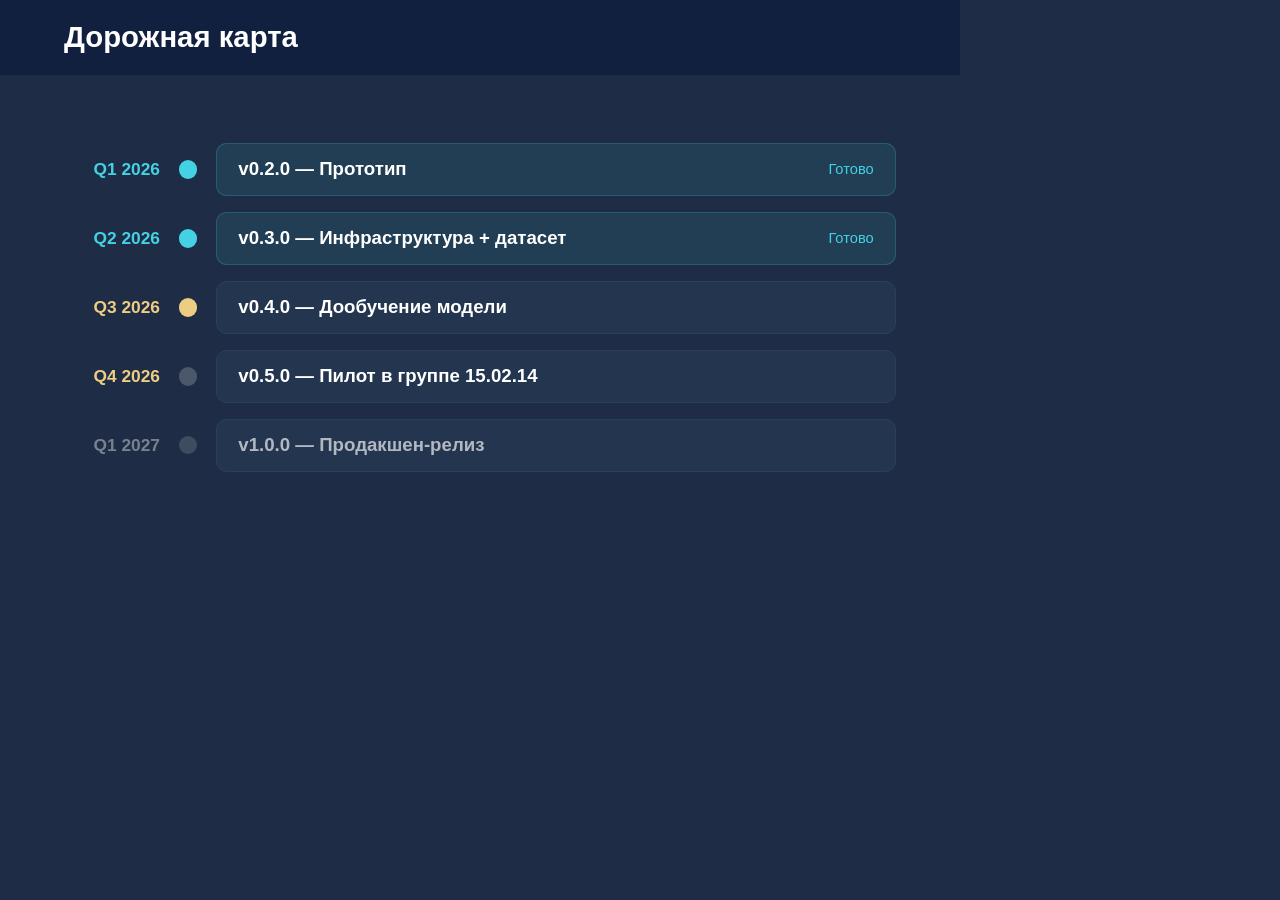
<file: docs/pptx-workspace/slide10.html>
<body style="width:720pt;height:405pt;margin:0;padding:0;overflow:hidden;background-color:#1E2D45;font-family:'Microsoft YaHei','Trebuchet MS',sans-serif;display:flex;flex-direction:column;">
  <div style="width:720pt;height:56pt;background:#122040;display:flex;align-items:center;padding:0 48pt;box-sizing:border-box;">
    <h2 style="font-size:22pt;font-weight:bold;color:#FFFFFF;margin:0;line-height:1.25;">Дорожная карта</h2>
  </div>
  <div style="flex:1;display:flex;flex-direction:column;justify-content:center;padding:0 48pt;gap:12pt;box-sizing:border-box;">
    <!-- v0.2.0 -->
    <div style="display:flex;align-items:center;gap:14pt;">
      <div style="width:72pt;flex-shrink:0;text-align:right;">
        <p style="font-size:13pt;font-weight:bold;color:#44D1E4;margin:0;line-height:1;">Q1 2026</p>
      </div>
      <div style="width:14pt;height:14pt;border-radius:50%;background:#44D1E4;flex-shrink:0;"></div>
      <div style="flex:1;background:rgba(68,209,228,0.1);border:1pt solid rgba(68,209,228,0.2);border-radius:8pt;padding:10pt 16pt;display:flex;justify-content:space-between;align-items:center;box-sizing:border-box;">
        <p style="font-size:14pt;font-weight:bold;color:#FFFFFF;margin:0;line-height:1.3;">v0.2.0 — Прототип</p>
        <p style="font-size:11pt;color:#44D1E4;margin:0;white-space:nowrap;">Готово</p>
      </div>
    </div>
    <!-- v0.3.0 -->
    <div style="display:flex;align-items:center;gap:14pt;">
      <div style="width:72pt;flex-shrink:0;text-align:right;">
        <p style="font-size:13pt;font-weight:bold;color:#44D1E4;margin:0;line-height:1;">Q2 2026</p>
      </div>
      <div style="width:14pt;height:14pt;border-radius:50%;background:#44D1E4;flex-shrink:0;"></div>
      <div style="flex:1;background:rgba(68,209,228,0.1);border:1pt solid rgba(68,209,228,0.2);border-radius:8pt;padding:10pt 16pt;display:flex;justify-content:space-between;align-items:center;box-sizing:border-box;">
        <p style="font-size:14pt;font-weight:bold;color:#FFFFFF;margin:0;line-height:1.3;">v0.3.0 — Инфраструктура + датасет</p>
        <p style="font-size:11pt;color:#44D1E4;margin:0;white-space:nowrap;">Готово</p>
      </div>
    </div>
    <!-- v0.4.0 -->
    <div style="display:flex;align-items:center;gap:14pt;">
      <div style="width:72pt;flex-shrink:0;text-align:right;">
        <p style="font-size:13pt;font-weight:bold;color:#EDCD82;margin:0;line-height:1;">Q3 2026</p>
      </div>
      <div style="width:14pt;height:14pt;border-radius:50%;background:#EDCD82;flex-shrink:0;"></div>
      <div style="flex:1;background:#243550;border:1pt solid #2A3F5F;border-radius:8pt;padding:10pt 16pt;box-sizing:border-box;">
        <p style="font-size:14pt;font-weight:bold;color:#FFFFFF;margin:0;line-height:1.3;">v0.4.0 — Дообучение модели</p>
      </div>
    </div>
    <!-- v0.5.0 -->
    <div style="display:flex;align-items:center;gap:14pt;">
      <div style="width:72pt;flex-shrink:0;text-align:right;">
        <p style="font-size:13pt;font-weight:bold;color:#EDCD82;margin:0;line-height:1;">Q4 2026</p>
      </div>
      <div style="width:14pt;height:14pt;border-radius:50%;background:rgba(255,255,255,0.2);flex-shrink:0;"></div>
      <div style="flex:1;background:#243550;border:1pt solid #2A3F5F;border-radius:8pt;padding:10pt 16pt;box-sizing:border-box;">
        <p style="font-size:14pt;font-weight:bold;color:#FFFFFF;margin:0;line-height:1.3;">v0.5.0 — Пилот в группе 15.02.14</p>
      </div>
    </div>
    <!-- v1.0.0 -->
    <div style="display:flex;align-items:center;gap:14pt;">
      <div style="width:72pt;flex-shrink:0;text-align:right;">
        <p style="font-size:13pt;font-weight:bold;color:rgba(255,255,255,0.4);margin:0;line-height:1;">Q1 2027</p>
      </div>
      <div style="width:14pt;height:14pt;border-radius:50%;background:rgba(255,255,255,0.15);flex-shrink:0;"></div>
      <div style="flex:1;background:#243550;border:1pt solid #2A3F5F;border-radius:8pt;padding:10pt 16pt;box-sizing:border-box;">
        <p style="font-size:14pt;font-weight:bold;color:rgba(255,255,255,0.65);margin:0;line-height:1.3;">v1.0.0 — Продакшен-релиз</p>
      </div>
    </div>
  </div>
</body>
</file>
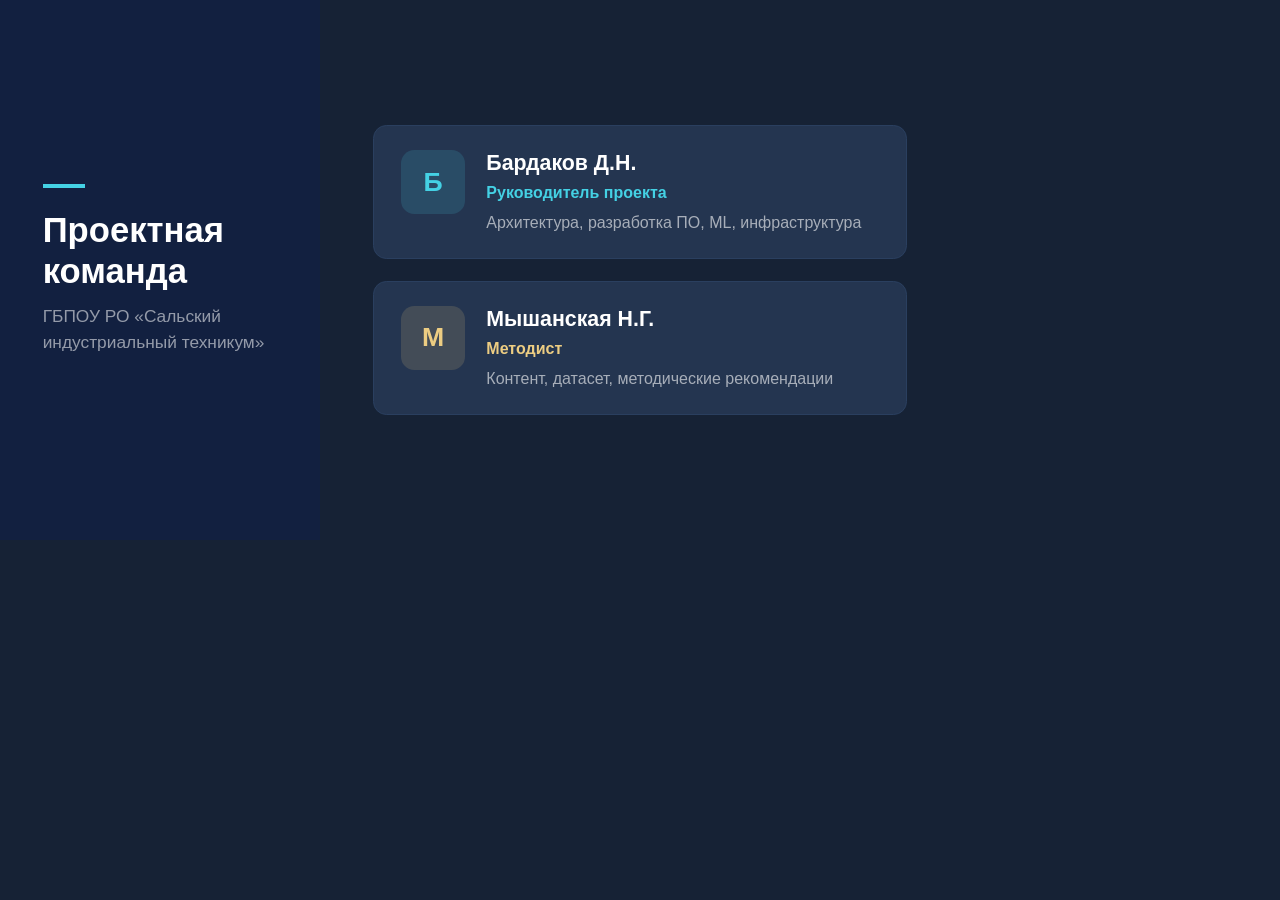
<file: docs/pptx-workspace/slide11.html>
<body style="width:720pt;height:405pt;margin:0;padding:0;overflow:hidden;background-color:#162235;font-family:'Microsoft YaHei','Trebuchet MS',sans-serif;display:flex;flex-direction:row;">
  <!-- Left panel -->
  <div style="width:240pt;height:405pt;background:#122040;display:flex;flex-direction:column;justify-content:center;padding:0 32pt;box-sizing:border-box;">
    <div style="width:32pt;height:3pt;background:#44D1E4;margin:0 0 16pt 0;"></div>
    <h2 style="font-size:26pt;font-weight:bold;color:#FFFFFF;margin:0 0 8pt 0;line-height:1.2;">Проектная команда</h2>
    <p style="font-size:13pt;color:rgba(255,255,255,0.55);margin:0;line-height:1.5;">ГБПОУ РО «Сальский индустриальный техникум»</p>
  </div>
  <!-- Right: team cards -->
  <div style="width:480pt;display:flex;flex-direction:column;justify-content:center;padding:0 40pt;gap:16pt;box-sizing:border-box;">
    <!-- Member 1 -->
    <div style="display:flex;align-items:flex-start;gap:16pt;background:#243550;border:1pt solid #2A3F5F;border-radius:10pt;padding:18pt 20pt;box-sizing:border-box;">
      <div style="width:48pt;height:48pt;background:rgba(68,209,228,0.15);border-radius:10pt;flex-shrink:0;display:flex;align-items:center;justify-content:center;">
        <p style="font-size:20pt;font-weight:bold;color:#44D1E4;margin:0;line-height:1;">Б</p>
      </div>
      <div style="flex:1;min-width:0;">
        <p style="font-size:16pt;font-weight:bold;color:#FFFFFF;margin:0 0 4pt 0;line-height:1.3;">Бардаков Д.Н.</p>
        <p style="font-size:12pt;font-weight:bold;color:#44D1E4;margin:0 0 6pt 0;line-height:1.3;">Руководитель проекта</p>
        <p style="font-size:12pt;color:rgba(255,255,255,0.6);margin:0;line-height:1.4;">Архитектура, разработка ПО, ML, инфраструктура</p>
      </div>
    </div>
    <!-- Member 2 -->
    <div style="display:flex;align-items:flex-start;gap:16pt;background:#243550;border:1pt solid #2A3F5F;border-radius:10pt;padding:18pt 20pt;box-sizing:border-box;">
      <div style="width:48pt;height:48pt;background:rgba(237,205,130,0.15);border-radius:10pt;flex-shrink:0;display:flex;align-items:center;justify-content:center;">
        <p style="font-size:20pt;font-weight:bold;color:#EDCD82;margin:0;line-height:1;">М</p>
      </div>
      <div style="flex:1;min-width:0;">
        <p style="font-size:16pt;font-weight:bold;color:#FFFFFF;margin:0 0 4pt 0;line-height:1.3;">Мышанская Н.Г.</p>
        <p style="font-size:12pt;font-weight:bold;color:#EDCD82;margin:0 0 6pt 0;line-height:1.3;">Методист</p>
        <p style="font-size:12pt;color:rgba(255,255,255,0.6);margin:0;line-height:1.4;">Контент, датасет, методические рекомендации</p>
      </div>
    </div>
  </div>
</body>
</file>
<file: css/custom.css>
/* ═══════════════════════════════════════════
   ИИ-МОНОЛИТ — ЕДИНАЯ ТАБЛИЦА СТИЛЕЙ
   Все страницы подключают этот файл.
   Уникальный layout главной страницы —
   в inline <style> index.html.
═══════════════════════════════════════════ */

/* ── CSS VARIABLES (dark default) ─────────── */
:root {
  --brand:   #0e7fc0;
  --brand-2: #38bdf8;
  --dark:    #060a11;
  --dark-2:  #0b1422;
  --dark-3:  #0f1a2e;
  --text:    #e2e8f0;
  --muted:   #64748b;
  --border:  rgba(255,255,255,.08);

  --bg-s1:          rgba(6,10,17,.28);
  --bg-s2:          rgba(11,20,34,.22);
  --bg-card:        rgba(10,16,28,.38);
  --bg-card2:       rgba(13,21,36,.44);
  --bg-hover:       rgba(15,26,46,.55);
  --c70:            rgba(255,255,255,.72);
  --c50:            rgba(255,255,255,.52);
  --c45:            rgba(255,255,255,.46);
  --c40:            rgba(255,255,255,.4);
  --c35:            rgba(255,255,255,.35);
  --c20:            rgba(255,255,255,.2);
  --h2-color:       #fff;
  --nav-sc:         rgba(6,10,17,.88);
  --nav-color:      #fff;
  --sl:             rgba(255,255,255,.07);
  --ticker-bg:      rgba(6,10,17,.6);
  --ticker-lbl:     rgba(255,255,255,.42);
  --ticker-sep:     rgba(255,255,255,.16);
  --mobile-nav-bg:  rgba(6,10,17,.97);
  --cta-h2:         #fff;
  --cta-p:          rgba(255,255,255,.42);
  --theme-toggle-c: rgba(255,255,255,.7);

  --glass-bg:       rgba(255,255,255,.07);
  --glass-border:   rgba(255,255,255,.14);
  --shadow-sm:      0 2px 8px rgba(0,0,0,.3);
  --shadow-md:      0 4px 24px rgba(0,0,0,.4);
  --shadow-lg:      0 8px 48px rgba(0,0,0,.5);
  --shadow-brand:   0 4px 28px rgba(14,127,192,.22);
  --shadow-brand-lg:0 8px 56px rgba(14,127,192,.28);
  --glow-brand:     0 0 18px rgba(56,189,248,.18);
}

/* ── LIGHT THEME ─────────────────────────── */
[data-theme="light"] {
  --brand:   #0e7fc0;
  --brand-2: #0369a1;
  --dark:    #eef5ff;
  --dark-2:  #e1eefb;
  --dark-3:  #d3e6f7;
  --text:    #1a3568;
  --muted:   #475569;
  --border:  rgba(14,127,192,.1);

  --bg-s1:          rgba(224,238,255,.6);
  --bg-s2:          rgba(213,232,255,.5);
  --bg-card:        rgba(255,255,255,.82);
  --bg-card2:       rgba(248,253,255,.95);
  --bg-hover:       rgba(235,247,255,.98);
  --c70:            rgba(15,23,42,.7);
  --c50:            rgba(15,23,42,.56);
  --c45:            rgba(15,23,42,.5);
  --c40:            rgba(15,23,42,.44);
  --c35:            rgba(15,23,42,.38);
  --c20:            rgba(15,23,42,.24);
  --h2-color:       #0f2554;
  --nav-sc:         rgba(238,245,255,.96);
  --nav-color:      #0f2554;
  --sl:             rgba(14,127,192,.08);
  --ticker-bg:      rgba(224,238,255,.72);
  --ticker-lbl:     rgba(15,23,42,.52);
  --ticker-sep:     rgba(14,127,192,.2);
  --mobile-nav-bg:  rgba(238,245,255,.98);
  --cta-h2:         #0f2554;
  --cta-p:          rgba(15,23,42,.56);
  --theme-toggle-c: rgba(15,23,42,.7);

  --glass-bg:       rgba(255,255,255,.6);
  --glass-border:   rgba(14,127,192,.13);
  --shadow-sm:      0 2px 8px rgba(15,23,42,.06);
  --shadow-md:      0 4px 24px rgba(15,23,42,.09);
  --shadow-lg:      0 8px 48px rgba(15,23,42,.11);
  --shadow-brand:   0 4px 28px rgba(14,127,192,.14);
  --shadow-brand-lg:0 8px 56px rgba(14,127,192,.18);
  --glow-brand:     0 0 18px rgba(14,127,192,.14);
}

/* ── BASE ────────────────────────────────── */
*, *::before, *::after { box-sizing: border-box; margin: 0; padding: 0; }
html { scroll-behavior: smooth; }
body, body * {
  transition: background-color .35s ease, color .35s ease,
              border-color .35s ease, box-shadow .35s ease !important;
}
body *[style*="transform"], .section-h2, .about-big-text,
.fact-row, .process-step, .exp-tag, #ctaBlock {
  transition: background-color .35s ease, color .35s ease,
              border-color .35s ease, box-shadow .35s ease,
              opacity .3s ease, transform .3s ease !important;
}
body {
  font-family: 'Geist', system-ui, -apple-system, sans-serif;
  background: var(--dark);
  color: var(--text);
  overflow-x: hidden;
  -webkit-font-smoothing: antialiased;
}

/* ── GLASS PULSE ANIMATIONS ──────────────── */
@keyframes glassPulse {
  0%, 100% {
    box-shadow: 0 0 8px rgba(56,189,248,.18),
                0 4px 28px rgba(14,127,192,.2),
                inset 0 0 0 1px rgba(56,189,248,.1);
    border-color: rgba(14,127,192,.3);
  }
  50% {
    box-shadow: 0 0 24px rgba(56,189,248,.48),
                0 4px 36px rgba(14,127,192,.38),
                inset 0 0 0 1px rgba(56,189,248,.28);
    border-color: rgba(56,189,248,.58);
  }
}
@keyframes glassPulseLight {
  0%, 100% {
    box-shadow: 0 0 8px rgba(14,127,192,.14),
                0 4px 24px rgba(14,127,192,.14),
                inset 0 0 0 1px rgba(14,127,192,.08);
    border-color: rgba(14,127,192,.22);
  }
  50% {
    box-shadow: 0 0 22px rgba(14,127,192,.36),
                0 4px 32px rgba(14,127,192,.28),
                inset 0 0 0 1px rgba(14,127,192,.22);
    border-color: rgba(14,127,192,.48);
  }
}

/* ── PRELOADER ───────────────────────────── */
#preloader {
  position: fixed; inset: 0; z-index: 9999;
  background: #000;
  display: flex; align-items: center; justify-content: center;
  pointer-events: none;
}
#preloader .pre-inner { text-align: center; }
#preloader .pre-logo {
  font-size: 1.1rem; font-weight: 700; letter-spacing: .15em;
  text-transform: uppercase; color: rgba(255,255,255,.85);
  opacity: 0; transform: translateY(12px);
}
#preloader .pre-bar-wrap {
  width: 8.75rem; height: 1px;
  background: rgba(255,255,255,.1);
  margin: 1.5rem auto 0; overflow: hidden;
}
#preloader .pre-bar { height: 100%; width: 0%; background: var(--brand-2); }
[data-theme="light"] #preloader { background: #eef5ff; }
[data-theme="light"] #preloader .pre-logo { color: rgba(15,23,42,.85); }
[data-theme="light"] #preloader .pre-bar-wrap { background: rgba(15,23,42,.1); }

/* ── PARTICLES CANVAS ────────────────────── */
#particles-canvas {
  position: fixed; inset: 0;
  pointer-events: none;
  z-index: 0;
}

/* ── NAV ─────────────────────────────────── */
.site-nav {
  position: fixed; top: 0; left: 0; right: 0; z-index: 100;
  padding: 1.5rem 0;
  transition: padding .4s, background .4s, border-color .4s;
  border-bottom: 1px solid transparent;
}
.site-nav.scrolled, .site-nav.opaque {
  padding: .875rem 0;
  background: var(--nav-sc);
  backdrop-filter: blur(28px) saturate(1.8);
  -webkit-backdrop-filter: blur(28px) saturate(1.8);
  border-color: var(--border);
  box-shadow: var(--shadow-md), 0 1px 0 var(--glass-border);
}
.nav-inner {
  max-width: 1200px; margin: 0 auto;
  padding: 0 2rem;
  display: flex; align-items: center; justify-content: space-between;
}
.nav-brand {
  font-weight: 700; font-size: 1rem; letter-spacing: .02em;
  color: var(--nav-color); text-decoration: none;
  display: flex; align-items: center; gap: .5rem;
  opacity: 0;
}
.site-nav.scrolled .nav-brand,
.site-nav.scrolled .nav-links,
.site-nav.opaque .nav-brand,
.site-nav.opaque .nav-links { opacity: 1; }
.nav-brand-dot { color: var(--brand-2); }
.nav-brand-img {
  width: 1.5rem; height: 1.5rem;
  border-radius: .35rem;
  display: inline-block; vertical-align: middle; flex-shrink: 0;
}
.nav-actions {
  display: flex; align-items: center; gap: .15rem; flex-shrink: 0;
}
.nav-links {
  display: flex; align-items: center; gap: .25rem;
  list-style: none; margin: 0; padding: 0;
  opacity: 0;
}
.nav-links a {
  color: var(--c50);
  font-size: .82rem; font-weight: 500;
  text-decoration: none; padding: .4rem .7rem;
  border-radius: .375rem;
  transition: color .2s, background .2s;
}
.nav-links a:hover { color: var(--nav-color); background: rgba(255,255,255,.06); }
.nav-links a.active { color: var(--brand-2); }
.nav-cta {
  font-size: .82rem; font-weight: 600;
  border: 1px solid rgba(255,255,255,.2);
  color: #fff; padding: .45rem 1.1rem;
  border-radius: .5rem; text-decoration: none;
  background: rgba(255,255,255,.05);
  transition: background .2s, border-color .2s;
}
.nav-cta:hover { background: rgba(255,255,255,.1); border-color: rgba(255,255,255,.35); color: #fff; }
.nav-theme-toggle {
  background: none; border: none; cursor: pointer;
  width: 2.1rem; height: 2.1rem; border-radius: .5rem;
  display: flex; align-items: center; justify-content: center;
  color: rgba(255,255,255,.5); font-size: 1rem;
  transition: background .2s, color .2s, transform .35s; flex-shrink: 0;
}
.nav-theme-toggle:hover { background: rgba(255,255,255,.08); color: #fff; }
.nav-theme-toggle:active { transform: rotate(25deg); }
.nav-a11y-btn {
  background: none; border: none; cursor: pointer;
  width: 2.1rem; height: 2.1rem; border-radius: .5rem;
  display: flex; align-items: center; justify-content: center;
  color: rgba(255,255,255,.5); font-size: 1rem;
  transition: background .2s, color .2s; flex-shrink: 0;
}
.nav-a11y-btn:hover { background: rgba(255,255,255,.08); color: #fff; }
.nav-burger {
  display: none; background: none; border: none; cursor: pointer;
  padding: .35rem .45rem; color: rgba(255,255,255,.85);
  font-size: 1.55rem; line-height: 1; z-index: 110;
  border-radius: .4rem; transition: background .2s, color .2s;
}
.nav-burger:hover { background: rgba(255,255,255,.08); color: #fff; }
.nav-burger:focus { outline: none; }
.nav-burger i { transition: transform .25s ease; display: block; }

/* ── LIGHT THEME NAV ─────────────────────── */
[data-theme="light"] .nav-links a:hover { color: #0f2554; background: rgba(15,23,42,.05); }
[data-theme="light"] .nav-burger { color: rgba(15,23,42,.75); }
[data-theme="light"] .nav-burger:hover { background: rgba(15,23,42,.08); color: #0f2554; }
[data-theme="light"] .nav-cta {
  border-color: rgba(14,127,192,.35) !important;
  background: rgba(14,127,192,.08) !important;
  color: var(--brand) !important;
}
[data-theme="light"] .nav-cta:hover {
  background: rgba(14,127,192,.16) !important;
  color: var(--brand) !important;
  box-shadow: 0 0 0 1px rgba(14,127,192,.2) !important;
}
[data-theme="light"] .nav-theme-toggle { color: rgba(15,23,42,.55); }
[data-theme="light"] .nav-theme-toggle:hover { background: rgba(15,23,42,.08); color: #1c3b85; }
[data-theme="light"] .nav-a11y-btn { color: rgba(15,23,42,.55); }
[data-theme="light"] .nav-a11y-btn:hover { background: rgba(15,23,42,.08); color: #1c3b85; }

/* ── MOBILE NAV ──────────────────────────── */
@media (max-width: 900px) {
  .nav-burger { display: block; }
  .nav-links {
    display: flex; flex-direction: column; align-items: stretch; gap: 0;
    position: absolute; top: 100%; left: 0; right: 0;
    background: var(--mobile-nav-bg);
    backdrop-filter: blur(24px); -webkit-backdrop-filter: blur(24px);
    border-top: 1px solid var(--border); border-bottom: 1px solid var(--border);
    padding: .5rem 1.25rem 1.25rem;
    clip-path: inset(0 0 100% 0); opacity: 0; pointer-events: none;
    transition: clip-path .32s cubic-bezier(.4,0,.2,1), opacity .28s ease;
  }
  .nav-links.open { clip-path: inset(0 0 0% 0); opacity: 1; pointer-events: auto; }
  .nav-links li { border-bottom: 1px solid var(--border); overflow: hidden; }
  .nav-links li:last-child { border-bottom: none; padding-top: .75rem; }
  .nav-links a {
    display: flex; align-items: center;
    padding: .85rem .75rem; font-size: .92rem; font-weight: 500;
    color: var(--c50); border-radius: 0; background: transparent;
    transition: color .18s, background .18s, padding-left .18s;
  }
  .nav-links a::before {
    content: ''; display: inline-block; width: 0; height: 2px;
    background: var(--brand-2); margin-right: 0; border-radius: 2px;
    transition: width .18s ease, margin-right .18s ease; flex-shrink: 0;
  }
  .nav-links a:hover { color: var(--nav-color); background: var(--sl); padding-left: 1.1rem; }
  .nav-links a:hover::before { width: 14px; margin-right: .55rem; }
  .nav-cta {
    display: block !important; text-align: center;
    border: 1px solid rgba(14,127,192,.45) !important;
    background: rgba(14,127,192,.12) !important;
    color: var(--brand-2) !important; padding: .75rem 1rem !important;
    border-radius: .5rem !important; font-weight: 600 !important;
    font-size: .88rem !important;
  }
  .nav-cta:hover {
    background: rgba(14,127,192,.25) !important;
    border-color: var(--brand-2) !important;
    color: #fff !important;
  }
  .nav-cta::before { display: none !important; }
}

/* ── A11Y PANEL ──────────────────────────── */
.a11y-panel {
  position: fixed; top: 4.25rem; right: 1rem; z-index: 9998;
  background: var(--nav-sc); border: 1px solid var(--glass-border);
  border-radius: 1rem; box-shadow: var(--shadow-lg), var(--shadow-brand);
  padding: 1rem; width: min(13.75rem, calc(100vw - 2rem)); display: none;
  backdrop-filter: blur(28px) saturate(1.8);
  -webkit-backdrop-filter: blur(28px) saturate(1.8);
}
.a11y-panel.open { display: block; animation: a11yIn .18s ease; }
@keyframes a11yIn {
  from { opacity: 0; transform: translateY(-8px); }
  to   { opacity: 1; transform: translateY(0); }
}
.a11y-panel-title {
  font-size: .75rem; font-weight: 700; text-transform: uppercase;
  letter-spacing: .06em; color: rgba(255,255,255,.5);
  margin: 0 0 .75rem; display: flex; align-items: center; gap: .4rem;
}
.a11y-options { display: flex; flex-direction: column; gap: .55rem; margin-bottom: .85rem; }
.a11y-option {
  display: flex; align-items: center; gap: .55rem;
  cursor: pointer; font-size: .88rem; color: rgba(255,255,255,.8);
}
.a11y-option input[type="checkbox"] {
  width: 15px; height: 15px; accent-color: var(--brand); cursor: pointer; flex-shrink: 0;
}
.a11y-panel-footer {
  display: flex; gap: .5rem; padding-top: .75rem; border-top: 1px solid var(--border);
}
.a11y-reset, .a11y-close {
  flex: 1; padding: .32rem .5rem; font-size: .78rem; font-family: inherit;
  border-radius: .375rem; border: 1px solid var(--border);
  cursor: pointer; transition: background .2s, color .2s;
}
.a11y-reset { background: none; color: rgba(255,255,255,.55); }
.a11y-reset:hover { background: rgba(255,255,255,.07); color: #fff; }
.a11y-close { background: var(--brand); border-color: var(--brand); color: #fff; font-weight: 600; }
.a11y-close:hover { background: var(--brand-2); border-color: var(--brand-2); }
[data-theme="light"] .a11y-panel { border-color: rgba(14,127,192,.15); }
[data-theme="light"] .a11y-panel-title { color: rgba(15,23,42,.45); }
[data-theme="light"] .a11y-option { color: rgba(15,23,42,.8); }
[data-theme="light"] .a11y-reset { color: rgba(15,23,42,.55); }
[data-theme="light"] .a11y-reset:hover { background: rgba(15,23,42,.07); color: #1c3b85; }
body.a11y-large-font { font-size: 118% !important; }
body.a11y-large-font .nav-brand, body.a11y-large-font .nav-links a { font-size: 1rem !important; }
body.a11y-high-contrast { filter: contrast(1.4) !important; }
body.a11y-no-animations *, body.a11y-no-animations *::before, body.a11y-no-animations *::after {
  transition: none !important; animation: none !important;
}

/* ── FOOTER ──────────────────────────────── */
.site-footer {
  border-top: 1px solid var(--border);
  padding: 3rem 0; position: relative; z-index: 1;
  background: var(--glass-bg);
  backdrop-filter: blur(12px); -webkit-backdrop-filter: blur(12px);
}
.footer-inner {
  max-width: 1200px; margin: 0 auto; padding: 0 2rem;
  display: flex; flex-direction: column; gap: 2.5rem;
}
.footer-top {
  display: flex; justify-content: space-between; align-items: flex-start;
  flex-wrap: wrap; gap: 2rem;
}
.footer-brand {
  font-weight: 700; font-size: 1rem; color: #fff;
  display: flex; align-items: center; gap: .5rem; margin-bottom: .75rem;
}
.footer-tagline { font-size: .82rem; color: rgba(255,255,255,.35); max-width: 240px; line-height: 1.6; }
.footer-npd { font-size: .75rem; color: var(--c20); margin-top: .5rem; }
.footer-nav-links { display: flex; gap: 3rem; flex-wrap: wrap; }
.footer-nav-group h6 {
  font-size: .65rem; font-weight: 700; letter-spacing: .1em;
  text-transform: uppercase; color: rgba(255,255,255,.3); margin-bottom: .875rem;
}
.footer-nav-group ul { list-style: none; padding: 0; margin: 0; }
.footer-nav-group ul li { margin-bottom: .5rem; }
.footer-nav-group ul li a {
  font-size: .82rem; color: rgba(255,255,255,.45); text-decoration: none; transition: color .2s;
}
.footer-nav-group ul li a:hover { color: #fff; }
.footer-bottom {
  display: flex; justify-content: space-between; align-items: center;
  flex-wrap: wrap; gap: 1rem;
  padding-top: 2rem; border-top: 1px solid var(--border);
  font-size: .75rem; color: var(--c20);
}
[data-theme="light"] .footer-brand { color: #0f2554; }
[data-theme="light"] .footer-tagline { color: rgba(15,23,42,.5); }
[data-theme="light"] .footer-nav-group h6 { color: rgba(15,23,42,.4); }
[data-theme="light"] .footer-nav-group ul li a { color: rgba(15,23,42,.55); }
[data-theme="light"] .footer-nav-group ul li a:hover { color: #0f2554; }
[data-theme="light"] .footer-bottom { color: rgba(15,23,42,.3); }

/* ── SECTION HEADERS (inner pages) ──────── */
.section-tag {
  display: inline-flex; align-items: center; gap: .4rem;
  font-size: .75rem; font-weight: 700; letter-spacing: .09em;
  text-transform: uppercase; color: var(--brand-2);
  background: rgba(14,127,192,.12);
  padding: .3rem .75rem; border-radius: 999px; margin-bottom: 1rem;
}
.section-title {
  font-size: clamp(1.6rem, 4vw, 2.25rem); font-weight: 800;
  letter-spacing: -.025em; line-height: 1.2; margin-bottom: .75rem; color: var(--h2-color);
}
.section-lead { font-size: 1.05rem; color: var(--muted); max-width: 640px; line-height: 1.65; }
[data-theme="light"] .section-title { color: #0f2554; }

/* ── PAGE HERO (inner pages) ─────────────── */
.page-hero {
  background: rgba(6,10,17,.45);
  backdrop-filter: blur(20px) saturate(1.4);
  -webkit-backdrop-filter: blur(20px) saturate(1.4);
  color: var(--text);
  padding: 7.5rem 0 3.5rem;
  position: relative; overflow: hidden;
  z-index: 1;
}
.page-hero::before {
  content: ''; position: absolute; bottom: -5rem; right: -5rem;
  width: min(25rem, 60%); height: min(25rem, 60vw); border-radius: 50%;
  background: radial-gradient(circle, rgba(14,127,192,.25) 0%, transparent 65%);
}
.page-hero::after {
  content: ''; position: absolute; top: -6.25rem; left: -6.25rem;
  width: min(31.25rem, 70%); height: min(31.25rem, 70vw); border-radius: 50%;
  background: radial-gradient(circle, rgba(56,189,248,.08) 0%, transparent 65%);
}
.page-hero .section-tag { background: rgba(14,127,192,.15); color: var(--brand-2); }
.page-hero h1 {
  font-size: clamp(1.8rem, 5vw, 2.75rem); font-weight: 800;
  letter-spacing: -.03em; margin-bottom: 1rem; color: var(--h2-color);
}
.page-hero p { color: var(--c50); font-size: 1.05rem; max-width: 620px; line-height: 1.65; margin: 0; }
.page-hero-divider {
  height: 3px; background: linear-gradient(90deg, var(--brand-2), transparent);
  border-radius: 999px; margin-top: 2.5rem; max-width: 80px;
}
[data-theme="light"] .page-hero { background: rgba(224,238,255,.38); }

/* ── MAIN CONTENT ────────────────────────── */
main { padding-top: 0; position: relative; z-index: 1; }

/* ── FEATURE CARDS ───────────────────────── */
.feat-card {
  background: var(--glass-bg); border: 1px solid var(--glass-border);
  border-radius: .75rem; padding: 1.5rem; height: 100%;
  backdrop-filter: blur(14px) saturate(1.5);
  -webkit-backdrop-filter: blur(14px) saturate(1.5);
  transition: border-color .2s, box-shadow .2s;
}
.feat-card:hover { animation: glassPulse 1.8s ease-in-out infinite; }
.feat-card .icon-box {
  width: 2.5rem; height: 2.5rem; background: rgba(14,127,192,.1);
  border: 1px solid rgba(14,127,192,.2); border-radius: .5rem;
  display: flex; align-items: center; justify-content: center;
  color: var(--brand-2); font-size: 1.1rem; margin-bottom: 1rem;
}
.feat-card h6 { font-weight: 700; font-size: .9rem; margin-bottom: .4rem; color: var(--h2-color); }
.feat-card p { font-size: .82rem; color: var(--muted); margin: 0; line-height: 1.55; }
[data-theme="light"] .feat-card { background: rgba(255,255,255,.82); border-color: rgba(14,127,192,.13); }
[data-theme="light"] .feat-card h6 { color: #0f2554; }

/* ── STEP ROWS (inner pages) ─────────────── */
.step-row { display: flex; gap: 1.25rem; padding-bottom: 1.75rem; position: relative; }
.step-row:not(:last-child)::before {
  content: ''; position: absolute; left: 1.1875rem; top: 2.75rem; bottom: 0;
  width: 1px; background: var(--border);
}
.step-num {
  width: 2.375rem; height: 2.375rem; flex-shrink: 0; border-radius: 50%;
  background: var(--brand); color: #fff; font-weight: 700; font-size: .8rem;
  display: flex; align-items: center; justify-content: center; position: relative; z-index: 1;
}
.step-body h6 { font-weight: 700; font-size: .95rem; margin-bottom: .35rem; padding-top: .35rem; color: var(--h2-color); }
.step-body p { font-size: .875rem; color: var(--muted); margin: 0; line-height: 1.6; }
[data-theme="light"] .step-body h6 { color: #0f2554; }

/* ── WHY ME CARDS ────────────────────────── */
.why-card {
  background: var(--glass-bg); border: 1px solid var(--glass-border);
  border-radius: .875rem; padding: 1.75rem; text-align: center; height: 100%;
  backdrop-filter: blur(14px) saturate(1.5);
  -webkit-backdrop-filter: blur(14px) saturate(1.5);
  transition: border-color .2s, box-shadow .2s;
}
.why-card:hover { animation: glassPulse 1.8s ease-in-out infinite; }
.why-card .icon-box {
  width: 3rem; height: 3rem; background: rgba(14,127,192,.1);
  border-radius: 50%; display: flex; align-items: center; justify-content: center;
  color: var(--brand-2); font-size: 1.25rem; margin: 0 auto 1rem;
  border: 1px solid rgba(14,127,192,.2);
}
.why-card h6 { font-weight: 700; font-size: .95rem; margin-bottom: .5rem; color: var(--h2-color); }
.why-card p { font-size: .875rem; color: var(--muted); margin: 0; line-height: 1.6; }
[data-theme="light"] .why-card { background: rgba(255,255,255,.82); border-color: rgba(14,127,192,.13); }
[data-theme="light"] .why-card h6 { color: #0f2554; }

/* ── CTA BLOCK (inner pages) ─────────────── */
.cta-block {
  background: var(--glass-bg); border: 1px solid var(--glass-border);
  border-radius: 1rem; padding: 3rem; position: relative; overflow: hidden;
  backdrop-filter: blur(20px) saturate(1.5);
  -webkit-backdrop-filter: blur(20px) saturate(1.5);
  box-shadow: var(--shadow-brand-lg), var(--shadow-lg);
  opacity: 0; transform: translateY(36px);
  transition: opacity .85s ease, transform .85s ease !important;
}
.cta-block.visible {
  opacity: 1 !important; transform: translateY(0) !important;
}
.cta-block::before {
  content: ''; position: absolute; top: -3.75rem; right: -3.75rem;
  width: min(15rem, 50%); height: min(15rem, 50vw); border-radius: 50%;
  background: radial-gradient(circle, rgba(14,127,192,.25) 0%, transparent 70%);
}
.cta-block h3 { font-weight: 800; font-size: 1.6rem; letter-spacing: -.02em; margin-bottom: .6rem; color: var(--h2-color); }
.cta-block p { color: var(--c50); margin-bottom: 2rem; font-size: .95rem; }
.btn-cta-primary {
  background: var(--brand); color: #fff; font-weight: 700; font-size: .95rem;
  padding: .8rem 2rem; border-radius: .625rem; text-decoration: none;
  display: inline-flex; align-items: center; gap: .5rem;
  transition: background .15s, transform .15s;
}
.btn-cta-primary:hover { background: #1a93cd; color: #fff; transform: translateY(-1px); }
.qr-wrap {
  background: #fff; border-radius: .75rem; padding: .875rem;
  display: inline-block; box-shadow: 0 0 0 1px rgba(255,255,255,.1);
}
[data-theme="light"] .cta-block { background: rgba(255,255,255,.7); border-color: rgba(14,127,192,.16); }
[data-theme="light"] .cta-block h3 { color: #0f2554; }

/* ── FAQ ─────────────────────────────────── */
.faq-item { border-bottom: 1px solid var(--border); }
.faq-item:last-child { border-bottom: none; }
.faq-btn {
  width: 100%; text-align: left; background: none; border: none;
  padding: 1.1rem 0; font-size: .95rem; font-weight: 600; color: var(--text);
  display: flex; justify-content: space-between; align-items: center; gap: 1rem;
  cursor: pointer; transition: color .15s; font-family: inherit;
}
.faq-btn:hover { color: var(--brand-2); }
.faq-btn .faq-icon { font-size: 1.1rem; transition: transform .25s; flex-shrink: 0; color: var(--muted); }
.faq-btn[aria-expanded="true"] { color: var(--brand-2); }
.faq-btn[aria-expanded="true"] .faq-icon { transform: rotate(45deg); color: var(--brand-2); }
.faq-answer { font-size: .9rem; color: var(--muted); padding-bottom: 1.1rem; line-height: 1.7; }
[data-theme="light"] .faq-btn { color: #1a3568; }

/* ── PORTFOLIO CARDS ─────────────────────── */
.svc-card {
  background: var(--glass-bg); border: 1px solid var(--glass-border);
  border-radius: 1.25rem; padding: 2rem; height: 100%;
  backdrop-filter: blur(14px) saturate(1.5);
  -webkit-backdrop-filter: blur(14px) saturate(1.5);
  transition: border-color .2s, box-shadow .2s, background .2s;
  display: flex; flex-direction: column; gap: 1rem;
  cursor: default;
}
.svc-card:hover { background: rgba(14,127,192,.06); animation: glassPulse 1.8s ease-in-out infinite; }
.svc-card .icon-box {
  width: 2.75rem; height: 2.75rem; background: rgba(14,127,192,.1);
  border: 1px solid rgba(14,127,192,.22); border-radius: .625rem;
  display: flex; align-items: center; justify-content: center;
  color: var(--brand-2); font-size: 1.15rem; flex-shrink: 0;
}
.svc-card h5 { font-weight: 700; font-size: 1.05rem; margin: 0; color: var(--h2-color); }
.svc-card p { font-size: .875rem; color: var(--muted); margin: 0; line-height: 1.65; flex: 1; }
[data-theme="light"] .svc-card { background: rgba(255,255,255,.62); border-color: rgba(14,127,192,.13); }
[data-theme="light"] .svc-card:hover { background: rgba(255,255,255,.88); animation: glassPulseLight 1.8s ease-in-out infinite; }

/* ── SKILL TAGS ──────────────────────────── */
.skill-tag {
  background: var(--glass-bg); border: 1px solid var(--glass-border);
  color: var(--c50); border-radius: 999px; padding: .2rem .7rem;
  font-size: .75rem; font-weight: 500;
}

/* ── LEGAL PAGE ──────────────────────────── */
.doc-card {
  background: var(--glass-bg); border: 1px solid var(--glass-border);
  border-radius: .875rem; overflow: hidden; margin-bottom: 1rem;
  backdrop-filter: blur(14px) saturate(1.5);
  -webkit-backdrop-filter: blur(14px) saturate(1.5);
  transition: border-color .2s;
}
.doc-card:hover { animation: glassPulse 1.8s ease-in-out infinite; }
.doc-header {
  padding: 1.25rem 1.5rem; display: flex; align-items: center;
  justify-content: space-between; cursor: pointer; gap: 1rem;
  background: none; border: none; width: 100%; text-align: left;
  color: var(--h2-color); font-size: 1rem; font-family: inherit;
}
.doc-header:hover { background: rgba(255,255,255,.04); }
[data-theme="light"] .doc-header:hover { background: rgba(14,127,192,.05); }
.doc-title { display: flex; align-items: center; gap: .875rem; font-weight: 600; font-size: .95rem; color: var(--h2-color); }
.doc-icon {
  width: 2.25rem; height: 2.25rem; border-radius: .5rem;
  background: rgba(14,127,192,.12); color: var(--brand-2);
  display: flex; align-items: center; justify-content: center;
  flex-shrink: 0; border: 1px solid rgba(14,127,192,.2);
}
.doc-chevron { color: var(--muted); transition: transform .25s; flex-shrink: 0; }
.doc-header[aria-expanded="true"] .doc-chevron { transform: rotate(180deg); color: var(--brand-2); }
.doc-body { padding: 0 1.5rem 1.5rem; color: var(--muted); font-size: .9rem; line-height: 1.75; }
.doc-body p { margin-bottom: .75rem; }
.doc-body p:last-child { margin-bottom: 0; }
.reqs-grid { display: grid; grid-template-columns: auto 1fr; gap: .5rem 1.25rem; }
.reqs-key { font-weight: 600; color: var(--text); white-space: nowrap; }

/* ── SCROLL TO TOP ───────────────────────── */
#scroll-top {
  position: fixed; bottom: 2rem; right: 2rem; z-index: 9990;
  display: flex; align-items: center; justify-content: center;
  width: 3rem; height: 3rem;
  background: rgba(14, 127, 192, 0.13);
  backdrop-filter: blur(14px) saturate(160%);
  -webkit-backdrop-filter: blur(14px) saturate(160%);
  border: 1px solid rgba(56, 189, 248, 0.28);
  border-radius: 50%;
  color: rgba(255,255,255,.88);
  font-size: 0.95rem;
  cursor: pointer;
  padding: 0;
  box-shadow:
    0 6px 28px rgba(14,127,192,.38),
    0 1px 0 rgba(255,255,255,.18) inset,
    0 -1px 0 rgba(14,127,192,.15) inset;
}
#scroll-top::before {
  content: '';
  position: absolute;
  inset: 0;
  border-radius: 50%;
  background: linear-gradient(135deg, rgba(255,255,255,.13) 0%, rgba(255,255,255,0) 60%);
  pointer-events: none;
}
#scroll-top:hover {
  background: rgba(14, 127, 192, 0.26);
  border-color: rgba(56, 189, 248, 0.48);
  color: #fff;
  box-shadow:
    0 8px 36px rgba(14,127,192,.55),
    0 0 18px rgba(56,189,248,.22),
    0 1px 0 rgba(255,255,255,.22) inset;
}
#scroll-top .st-label { display: none; }
#scroll-top .st-icon { position: relative; z-index: 1; }

/* Progress ring SVG */
.st-ring {
  position: absolute; inset: 0;
  width: 100%; height: 100%;
  transform: rotate(-90deg);
  border-radius: 50%;
  pointer-events: none;
}
.st-ring-bg {
  fill: none;
  stroke: rgba(56,189,248,.12);
  stroke-width: 2.2;
}
.st-ring-pr {
  fill: none;
  stroke: url(#st-grad);
  stroke-width: 2.2;
  stroke-linecap: round;
}

[data-theme="light"] #scroll-top {
  background: rgba(14,127,192,.11);
  border-color: rgba(14,127,192,.3);
  color: #0e7fc0;
  box-shadow:
    0 6px 28px rgba(14,127,192,.2),
    0 1px 0 rgba(255,255,255,.8) inset;
}
[data-theme="light"] #scroll-top:hover {
  background: rgba(14,127,192,.2);
  color: #0e7fc0;
}
[data-theme="light"] #scroll-top::before {
  background: linear-gradient(135deg, rgba(255,255,255,.55) 0%, rgba(255,255,255,0) 60%);
}

@media (max-width: 768px) {
  #scroll-top { bottom: 1.25rem; right: 1.25rem; width: 2.75rem; height: 2.75rem; }
}
@media (max-width: 480px) {
  #scroll-top { bottom: 1rem; right: 1rem; width: 2.5rem; height: 2.5rem; font-size: .88rem; }
}

/* ── UTILITY ─────────────────────────────── */
.text-brand { color: var(--brand-2); }
.divider { height: 1px; background: var(--border); }
hr { border-color: var(--border) !important; }
a { color: var(--brand-2); }
p { color: var(--text); }
h1,h2,h3,h4,h5,h6 { color: var(--h2-color); }

/* ════════════════════════════════════════════
   АДАПТИВНОСТЬ
════════════════════════════════════════════ */

/* ── 768px — ПЛАНШЕТ ─────────────────────── */
@media (max-width: 768px) {
  /* Page hero */
  .page-hero { padding: 6.5rem 0 2.5rem; }
  .page-hero h1 { font-size: clamp(1.6rem, 6vw, 2.25rem); }
  .page-hero p  { font-size: .95rem; }

  /* Контейнер Bootstrap внутри страниц */
  .container { padding-left: 1.25rem; padding-right: 1.25rem; }

  /* Карточки: одна колонка на планшете */
  .row.g-4 > [class*="col-md-"]:not([class*="col-12"]) { flex: 0 0 100%; max-width: 100%; }

  /* CTA на внутренних страницах */
  .cta-block { padding: 2rem 1.5rem; }
  .cta-block h3 { font-size: 1.35rem; }
  .cta-block::before { display: none; }

  /* Футер */
  .footer-inner { padding: 0 1.25rem; }
  .footer-top { flex-direction: column; gap: 1.5rem; }
  .footer-top > div:last-child { flex-wrap: wrap; gap: 2rem; }

  /* A11y panel */
  .a11y-panel { right: .75rem; }

  /* Шаги (step-row) на внутренних страницах */
  .step-row { gap: 1rem; }

  /* FAQ */
  .faq-btn { font-size: .9rem; }
}

/* ── 480px — МАЛЫЕ МОБИЛЬНЫЕ ─────────────── */
@media (max-width: 480px) {
  /* Nav */
  .nav-inner { padding: 0 1rem; }

  /* Page hero */
  .page-hero { padding: 5.5rem 0 2rem; }
  .page-hero h1 { font-size: clamp(1.5rem, 8vw, 2rem); }

  /* Контейнер */
  .container { padding-left: 1rem; padding-right: 1rem; }

  /* Карточки */
  .feat-card, .why-card, .svc-card { padding: 1.25rem; }

  /* Футер */
  .footer-bottom {
    flex-direction: column; text-align: center; gap: .5rem;
    font-size: .72rem;
  }
  .footer-tagline { max-width: 100%; }
  .footer-nav-group h6 { margin-bottom: .5rem; }
  .site-footer { padding: 2rem 0; }

  /* CTA */
  .cta-block { padding: 1.75rem 1.25rem; border-radius: 1rem; }
  .btn-cta-primary { padding: .7rem 1.5rem; font-size: .9rem; }

  /* FAQ */
  .faq-btn { font-size: .88rem; padding: .9rem 0; }
  .faq-answer { font-size: .85rem; }
}

/* ── ЛАНДШАФТ НА МАЛЫХ ЭКРАНАХ ───────────── */
@media (max-width: 768px) and (orientation: landscape) {
  .page-hero { padding: 5rem 0 2rem; }
}
</file>
